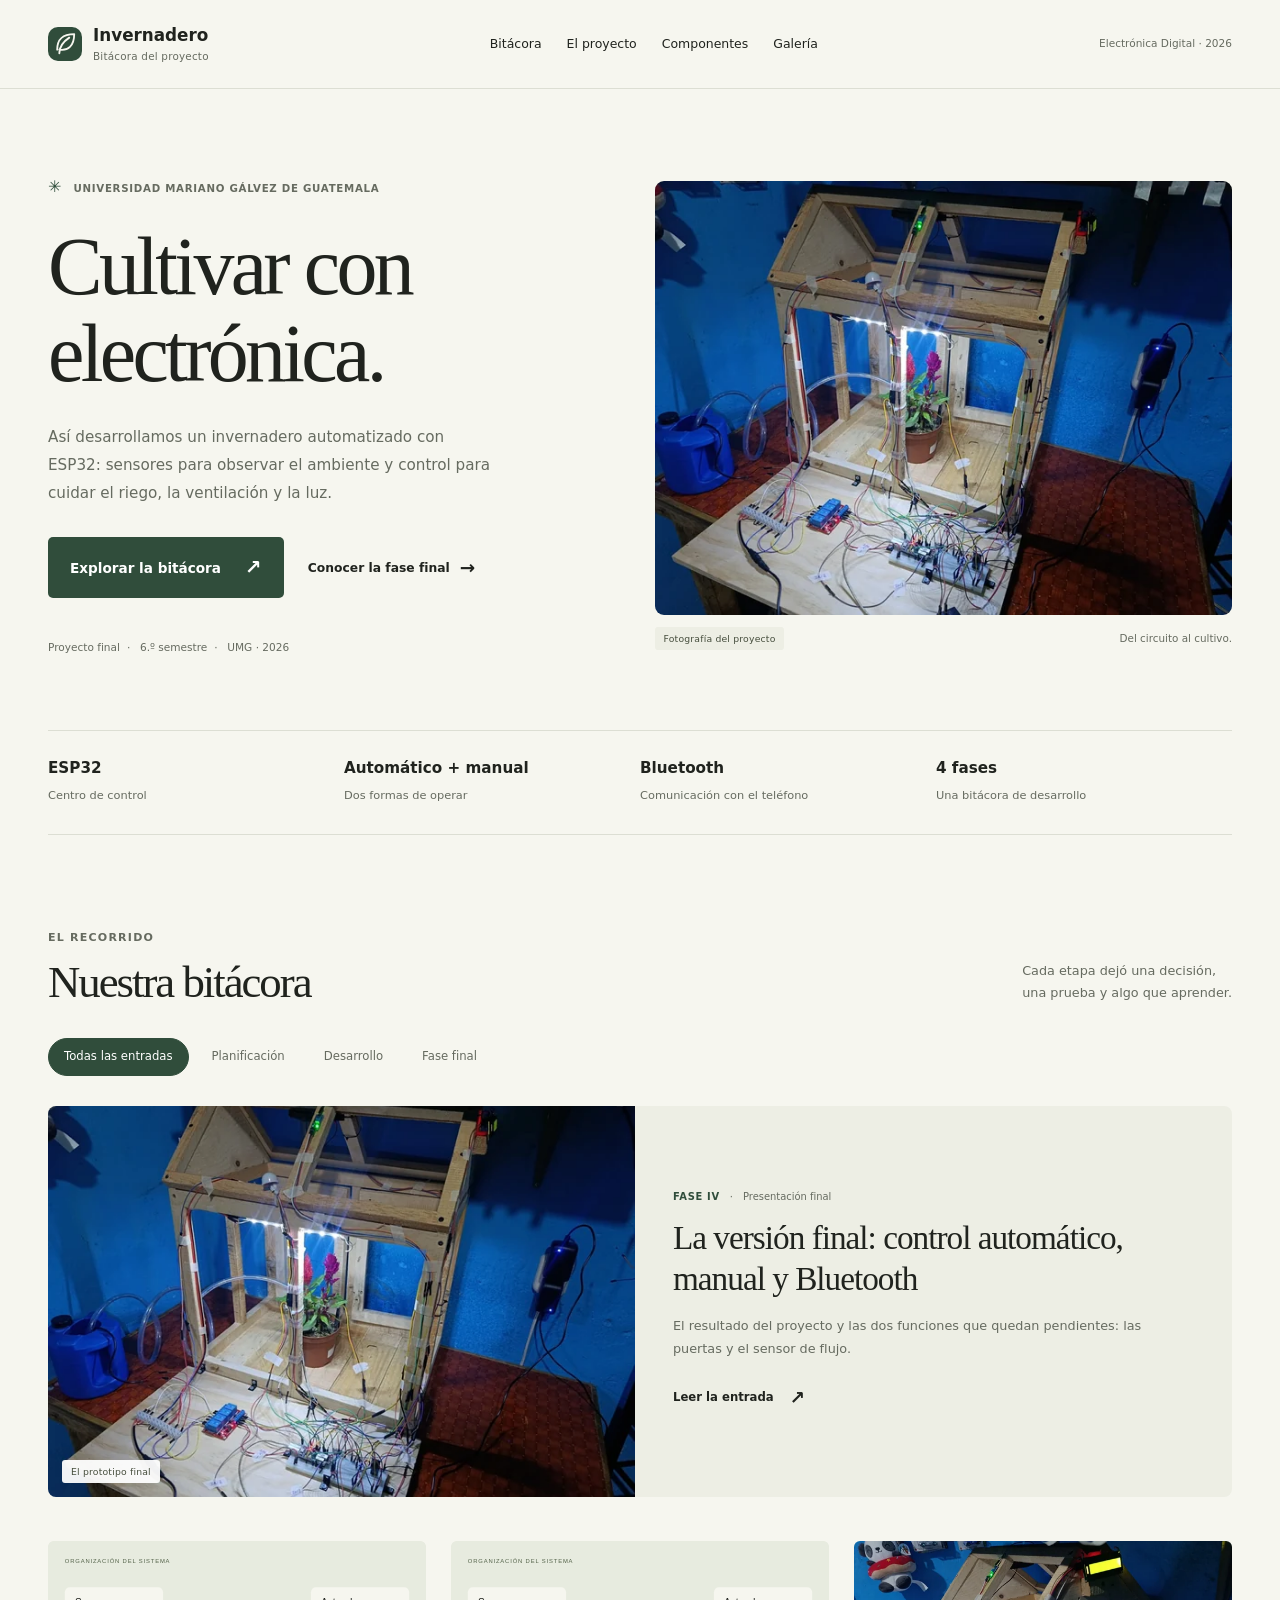
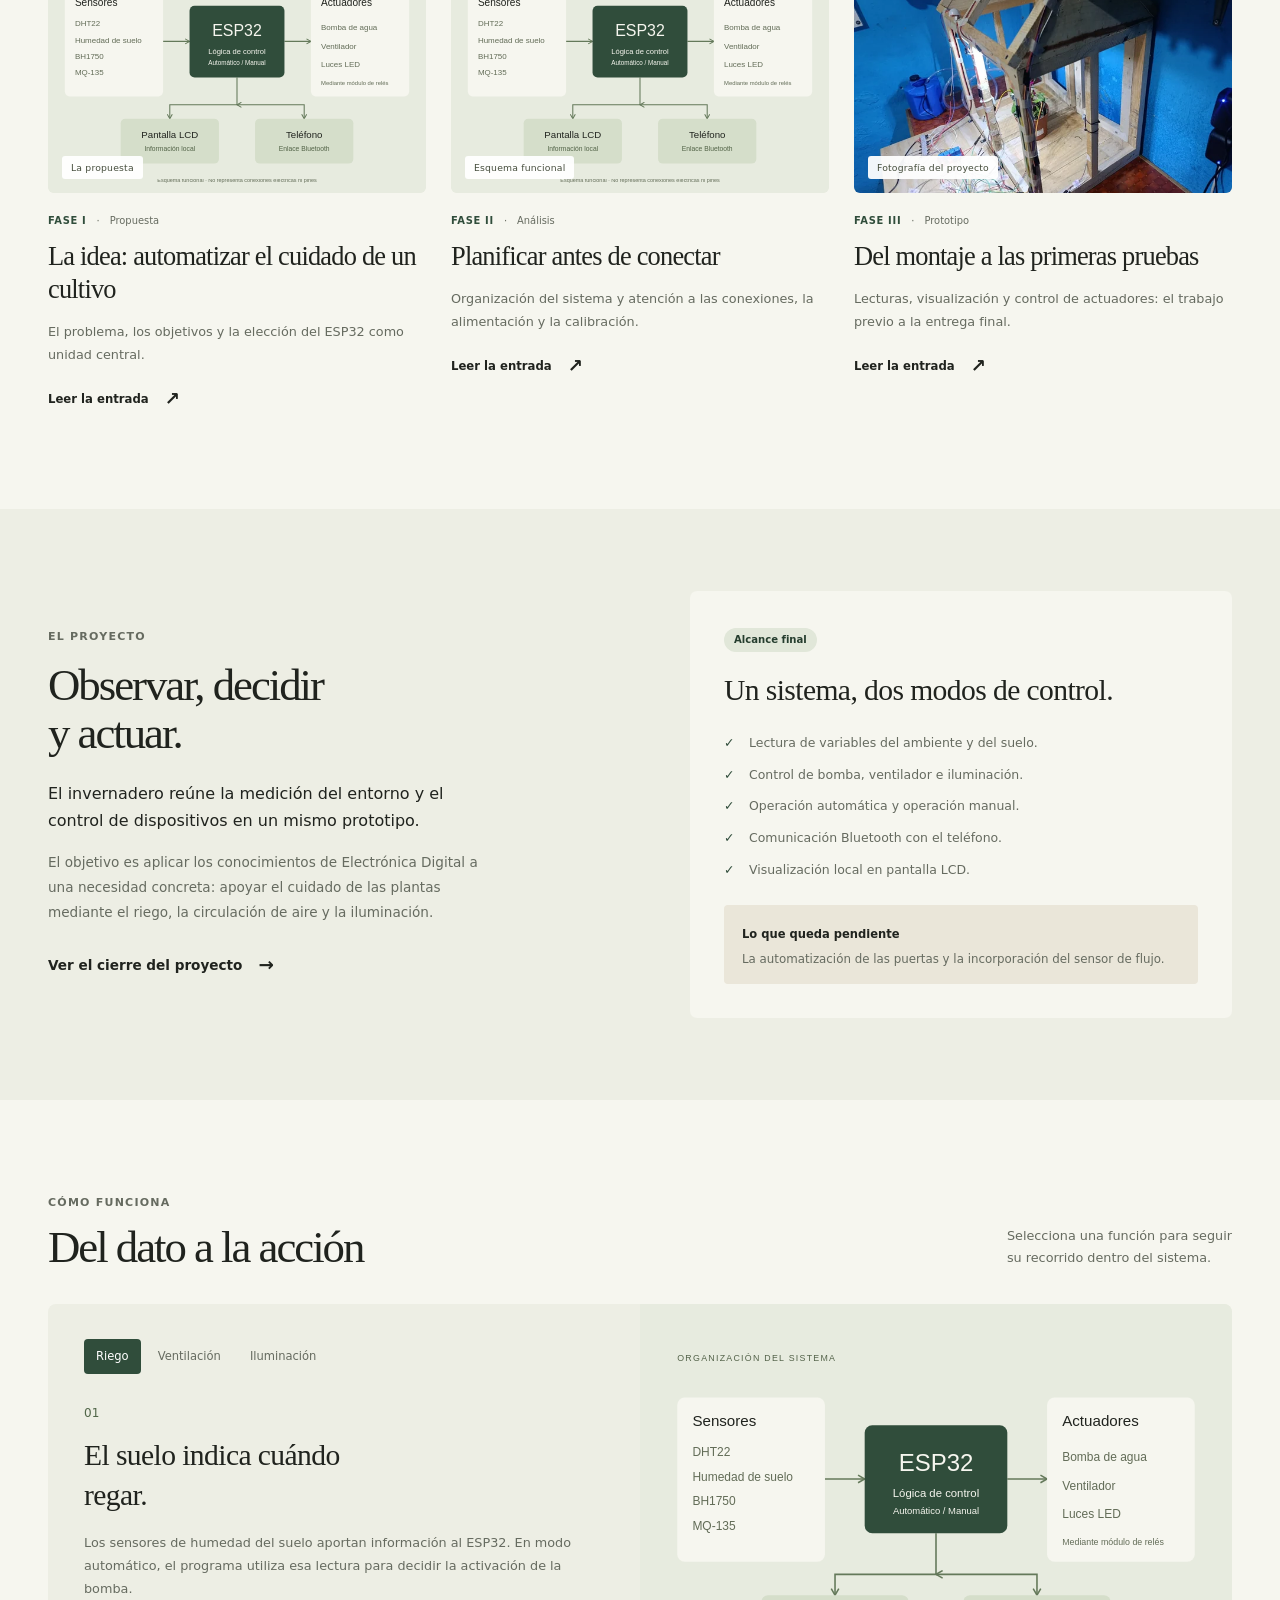
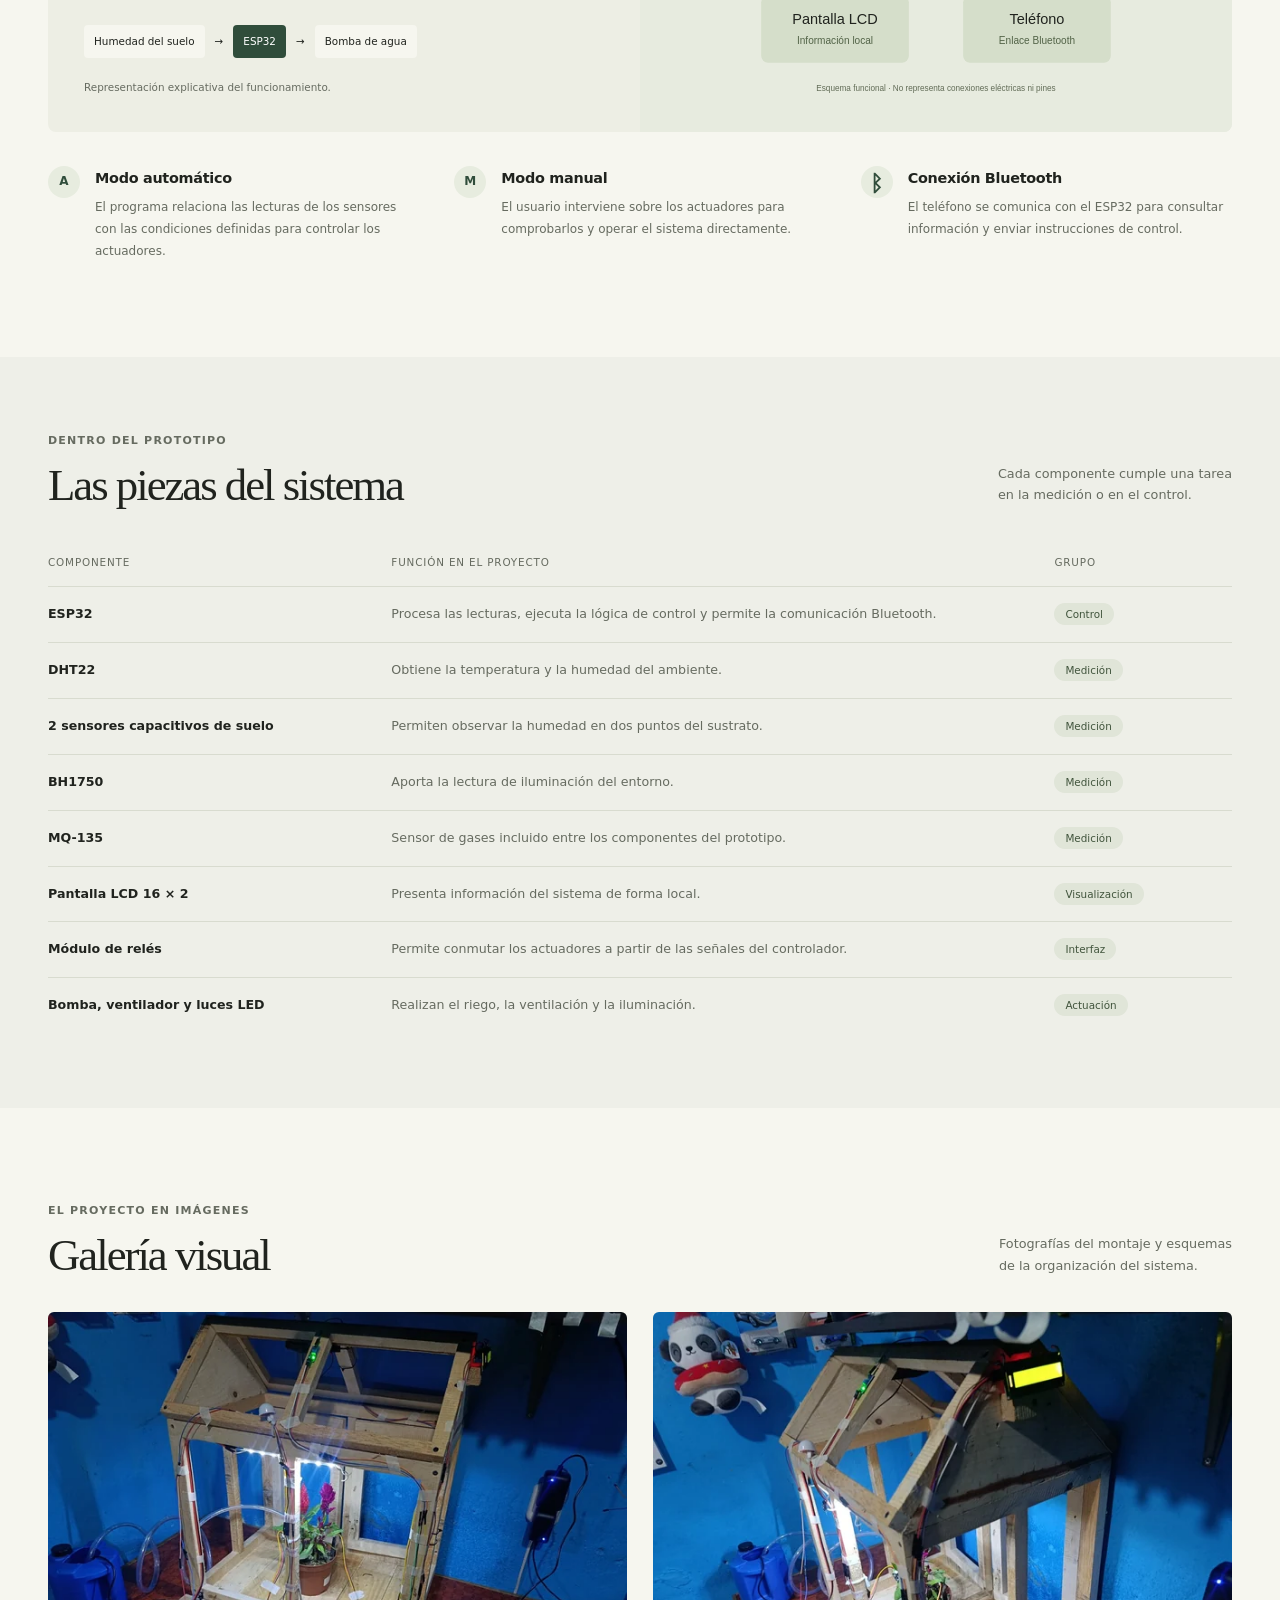
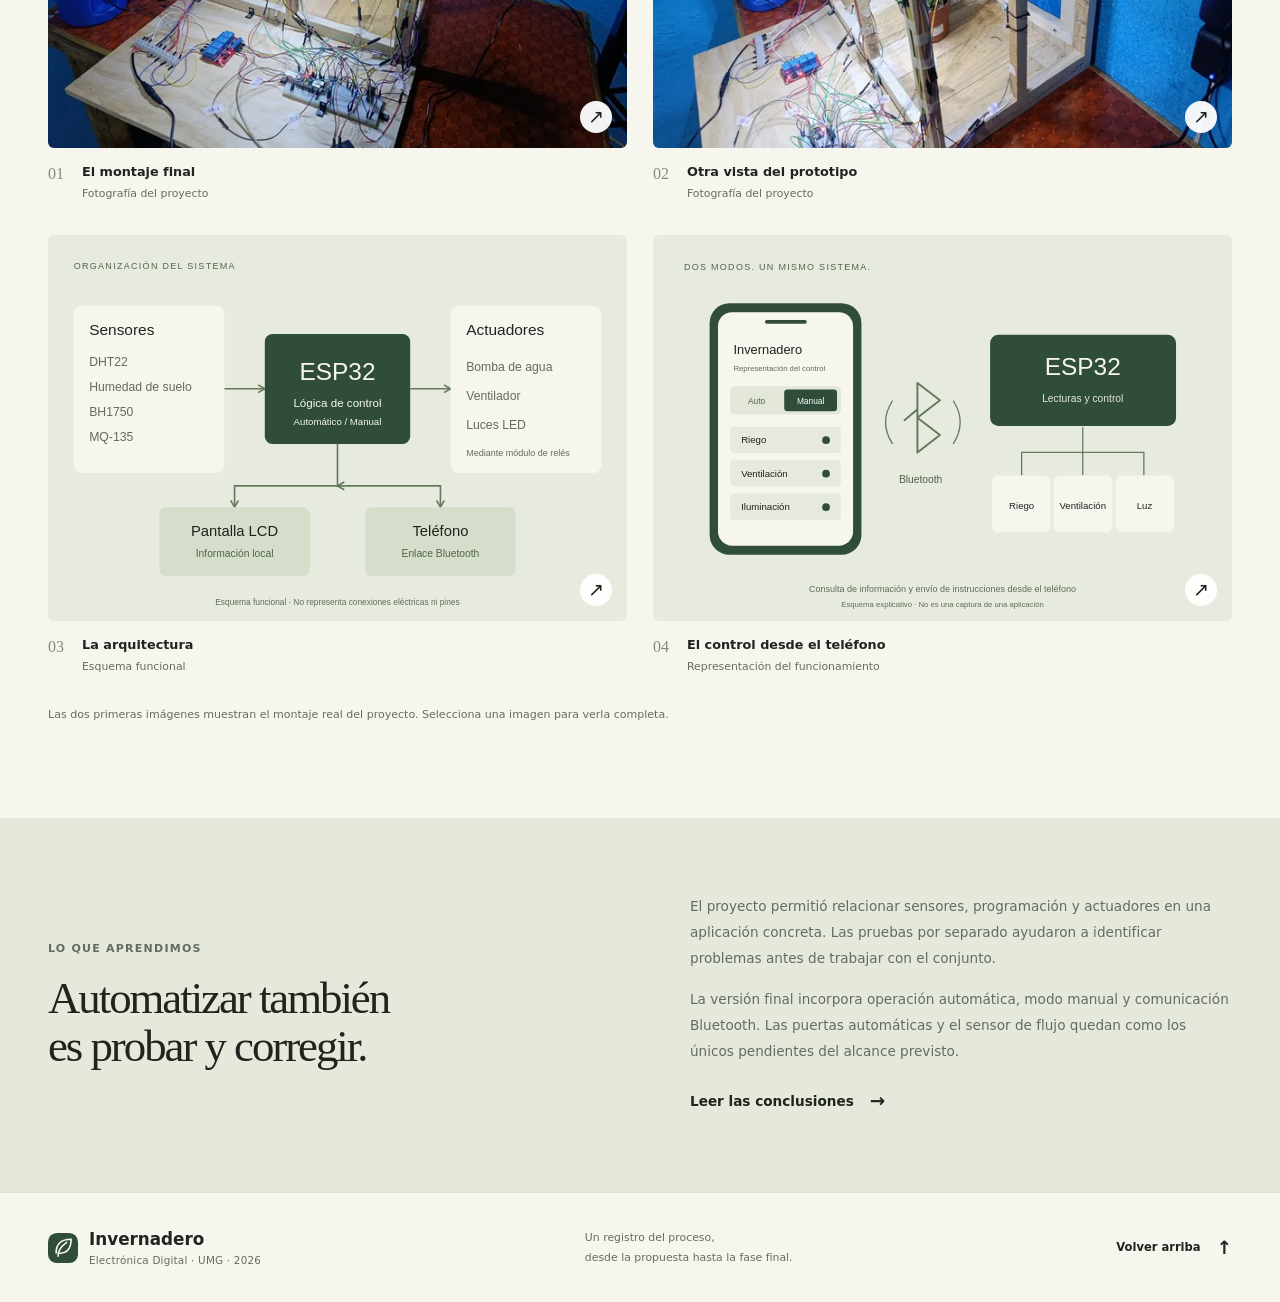
<file: index.html>
<!doctype html>
<html lang="es">
<head>
  <meta charset="utf-8">
  <meta name="viewport" content="width=device-width, initial-scale=1">
  <meta name="description" content="Bitácora del invernadero automatizado con ESP32: desarrollo, sensores, riego, ventilación, iluminación, modo manual y control por Bluetooth. Proyecto de Electrónica Digital, UMG.">
  <meta name="theme-color" content="#f6f6ef">
  <title>Invernadero automatizado | Bitácora del proyecto</title>
  <link rel="icon" type="image/svg+xml" href="assets/img/favicon.svg">
  <link rel="stylesheet" href="assets/styles.css">
  <script src="assets/app.js" defer></script>
</head>
<body>
  <a class="skip-link" href="#contenido">Saltar al contenido</a>
  <header class="site-header">
    <div class="container header-inner">
      <a class="brand" href="index.html" aria-label="Invernadero, inicio"><img src="assets/img/favicon.svg" width="34" height="34" alt=""><span>Invernadero<span class="brand-sub">Bitácora del proyecto</span></span></a>
      <button class="menu-toggle" type="button" aria-label="Abrir menú" aria-expanded="false" aria-controls="nav-principal"><span></span><span></span></button>
      <nav class="main-nav" id="nav-principal" aria-label="Principal">
        <a href="#bitacora">Bitácora</a><a href="#proyecto">El proyecto</a><a href="#componentes">Componentes</a><a href="#galeria">Galería</a>
      </nav>
      <span class="header-note">Electrónica Digital · 2026</span>
    </div>
  </header>
  <main id="contenido">
    <section class="hero container" aria-labelledby="hero-title">
      <div class="hero-copy">
        <p class="eyebrow"><span class="small-leaf" aria-hidden="true">✳</span> Universidad Mariano Gálvez de Guatemala</p>
        <h1 id="hero-title">Cultivar con<br>electrónica.</h1>
        <p class="hero-description">Así desarrollamos un invernadero automatizado con ESP32: sensores para observar el ambiente y control para cuidar el riego, la ventilación y la luz.</p>
        <div class="hero-actions"><a class="button" href="#bitacora">Explorar la bitácora <span aria-hidden="true">↗</span></a><a class="text-link" href="fase-iv.html">Conocer la fase final <span aria-hidden="true">→</span></a></div>
        <div class="hero-meta"><span>Proyecto final</span><span>6.º semestre</span><span>UMG · 2026</span></div>
      </div>
      <figure class="hero-visual">
        <img class="project-photo" srcset="assets/img/invernadero-frontal-640.webp 640w, assets/img/invernadero-frontal-960.webp 960w, assets/img/invernadero-frontal.webp 1600w" sizes="(max-width: 600px) calc(100vw - 36px), (max-width: 1100px) 48vw, 560px" decoding="async" src="assets/img/invernadero-frontal.webp" alt="Vista frontal del invernadero con la planta, la iluminación LED, el depósito y el circuito de control." width="1600" height="1204" fetchpriority="high">
        <figcaption><span class="image-label">Fotografía del proyecto</span><span>Del circuito al cultivo.</span></figcaption>
      </figure>
    </section>
    <div class="project-strip container" aria-label="Claves del proyecto">
      <div><strong>ESP32</strong><span>Centro de control</span></div>
      <div><strong>Automático + manual</strong><span>Dos formas de operar</span></div>
      <div><strong>Bluetooth</strong><span>Comunicación con el teléfono</span></div>
      <div><strong>4 fases</strong><span>Una bitácora de desarrollo</span></div>
    </div>

    <section class="section container" id="bitacora" aria-labelledby="bitacora-title">
      <div class="section-heading"><div><p class="eyebrow">El recorrido</p><h2 id="bitacora-title">Nuestra bitácora</h2></div><p>Cada etapa dejó una decisión,<br>una prueba y algo que aprender.</p></div>
      <div class="filters" role="group" aria-label="Filtrar entradas por etapa"><button type="button" class="filter active" data-filter="todas" aria-pressed="true">Todas las entradas</button><button type="button" class="filter" data-filter="planificacion" aria-pressed="false">Planificación</button><button type="button" class="filter" data-filter="desarrollo" aria-pressed="false">Desarrollo</button><button type="button" class="filter" data-filter="final" aria-pressed="false">Fase final</button></div>
      <p class="sr-only" id="filter-status" aria-live="polite"></p>
      <div class="post-grid">
        <article class="post-card featured" data-category="final">
          <a class="post-image" href="fase-iv.html" tabindex="-1" aria-hidden="true"><img class="project-photo" src="assets/img/invernadero-frontal.webp" srcset="assets/img/invernadero-frontal-640.webp 640w, assets/img/invernadero-frontal-960.webp 960w, assets/img/invernadero-frontal.webp 1600w" sizes="(max-width: 600px) calc(100vw - 36px), 560px" alt="" width="1600" height="1204" loading="lazy" decoding="async"><span class="image-label">El prototipo final</span></a>
          <div class="post-body"><div class="post-meta"><span>Fase IV</span><span>Presentación final</span></div><h3><a href="fase-iv.html">La versión final: control automático, manual y Bluetooth</a></h3><p>El resultado del proyecto y las dos funciones que quedan pendientes: las puertas y el sensor de flujo.</p><a class="read-link" href="fase-iv.html">Leer la entrada <span aria-hidden="true">↗</span></a></div>
        </article>
        <article class="post-card" data-category="planificacion">
          <a class="post-image" href="fase-i.html" tabindex="-1" aria-hidden="true"><img src="assets/img/arquitectura.svg" alt="" width="900" height="600" loading="lazy"><span class="image-label">La propuesta</span></a>
          <div class="post-body"><div class="post-meta"><span>Fase I</span><span>Propuesta</span></div><h3><a href="fase-i.html">La idea: automatizar el cuidado de un cultivo</a></h3><p>El problema, los objetivos y la elección del ESP32 como unidad central.</p><a class="read-link" href="fase-i.html">Leer la entrada <span aria-hidden="true">↗</span></a></div>
        </article>
        <article class="post-card" data-category="planificacion">
          <a class="post-image" href="fase-ii.html" tabindex="-1" aria-hidden="true"><img src="assets/img/arquitectura.svg" alt="" width="900" height="600" loading="lazy"><span class="image-label">Esquema funcional</span></a>
          <div class="post-body"><div class="post-meta"><span>Fase II</span><span>Análisis</span></div><h3><a href="fase-ii.html">Planificar antes de conectar</a></h3><p>Organización del sistema y atención a las conexiones, la alimentación y la calibración.</p><a class="read-link" href="fase-ii.html">Leer la entrada <span aria-hidden="true">↗</span></a></div>
        </article>
        <article class="post-card" data-category="desarrollo">
          <a class="post-image" href="fase-iii.html" tabindex="-1" aria-hidden="true"><img class="project-photo" srcset="assets/img/invernadero-lateral-640.webp 640w, assets/img/invernadero-lateral-960.webp 960w, assets/img/invernadero-lateral.webp 1600w" sizes="(max-width: 600px) calc(100vw - 36px), (max-width: 1100px) 48vw, 560px" decoding="async" src="assets/img/invernadero-lateral.webp" alt="" width="1600" height="1204" loading="lazy"><span class="image-label">Fotografía del proyecto</span></a>
          <div class="post-body"><div class="post-meta"><span>Fase III</span><span>Prototipo</span></div><h3><a href="fase-iii.html">Del montaje a las primeras pruebas</a></h3><p>Lecturas, visualización y control de actuadores: el trabajo previo a la entrega final.</p><a class="read-link" href="fase-iii.html">Leer la entrada <span aria-hidden="true">↗</span></a></div>
        </article>
      </div>
    </section>

    <section class="project-section" id="proyecto" aria-labelledby="proyecto-title">
      <div class="container project-layout">
        <div><p class="eyebrow">El proyecto</p><h2 id="proyecto-title">Observar, decidir<br>y actuar.</h2><p class="section-intro">El invernadero reúne la medición del entorno y el control de dispositivos en un mismo prototipo.</p><p>El objetivo es aplicar los conocimientos de Electrónica Digital a una necesidad concreta: apoyar el cuidado de las plantas mediante el riego, la circulación de aire y la iluminación.</p><a class="text-link" href="fase-iv.html">Ver el cierre del proyecto <span aria-hidden="true">→</span></a></div>
        <div class="project-summary"><span class="pill">Alcance final</span><h3>Un sistema, dos modos de control.</h3><ul class="check-list"><li>Lectura de variables del ambiente y del suelo.</li><li>Control de bomba, ventilador e iluminación.</li><li>Operación automática y operación manual.</li><li>Comunicación Bluetooth con el teléfono.</li><li>Visualización local en pantalla LCD.</li></ul><div class="pending-note"><strong>Lo que queda pendiente</strong><p>La automatización de las puertas y la incorporación del sensor de flujo.</p></div></div>
      </div>
    </section>

    <section class="section container" id="funcionamiento" aria-labelledby="funcionamiento-title">
      <div class="section-heading"><div><p class="eyebrow">Cómo funciona</p><h2 id="funcionamiento-title">Del dato a la acción</h2></div><p>Selecciona una función para seguir<br>su recorrido dentro del sistema.</p></div>
      <div class="system-demo" data-system="riego">
        <div class="system-content"><div class="system-tabs" role="group" aria-label="Funciones del sistema"><button type="button" class="system-tab active" data-system="riego" aria-pressed="true">Riego</button><button type="button" class="system-tab" data-system="aire" aria-pressed="false">Ventilación</button><button type="button" class="system-tab" data-system="luz" aria-pressed="false">Iluminación</button></div><div id="system-description" aria-live="polite"><span class="step-number" aria-hidden="true">01</span><h3 id="system-title">El suelo indica cuándo regar.</h3><p id="system-copy">Los sensores de humedad del suelo aportan información al ESP32. En modo automático, el programa utiliza esa lectura para decidir la activación de la bomba.</p></div><div class="signal-path" aria-label="Secuencia de riego"><span id="signal-input">Humedad del suelo</span><span aria-hidden="true">→</span><strong>ESP32</strong><span aria-hidden="true">→</span><span id="signal-output">Bomba de agua</span></div><p class="demo-note">Representación explicativa del funcionamiento.</p></div>
        <div class="system-visual"><img src="assets/img/arquitectura.svg" width="900" height="600" alt="Esquema: sensores conectados al ESP32; el controlador se comunica con los actuadores, la pantalla LCD y el teléfono por Bluetooth." loading="lazy"></div>
      </div>
      <div class="mode-grid"><article><span class="mode-icon" aria-hidden="true">A</span><div><h3>Modo automático</h3><p>El programa relaciona las lecturas de los sensores con las condiciones definidas para controlar los actuadores.</p></div></article><article><span class="mode-icon" aria-hidden="true">M</span><div><h3>Modo manual</h3><p>El usuario interviene sobre los actuadores para comprobarlos y operar el sistema directamente.</p></div></article><article><span class="mode-icon bluetooth-icon" aria-hidden="true">ᛒ</span><div><h3>Conexión Bluetooth</h3><p>El teléfono se comunica con el ESP32 para consultar información y enviar instrucciones de control.</p></div></article></div>
    </section>

    <section class="components-section" id="componentes" aria-labelledby="componentes-title"><div class="container">
      <div class="section-heading"><div><p class="eyebrow">Dentro del prototipo</p><h2 id="componentes-title">Las piezas del sistema</h2></div><p>Cada componente cumple una tarea<br>en la medición o en el control.</p></div>
      <div class="component-table-wrap"><table class="component-table"><caption class="sr-only">Componentes principales del invernadero automatizado</caption><thead><tr><th scope="col">Componente</th><th scope="col">Función en el proyecto</th><th scope="col">Grupo</th></tr></thead><tbody>
      <tr><th scope="row">ESP32</th><td>Procesa las lecturas, ejecuta la lógica de control y permite la comunicación Bluetooth.</td><td><span class="category-tag">Control</span></td></tr>
      <tr><th scope="row">DHT22</th><td>Obtiene la temperatura y la humedad del ambiente.</td><td><span class="category-tag">Medición</span></td></tr>
      <tr><th scope="row">2 sensores capacitivos de suelo</th><td>Permiten observar la humedad en dos puntos del sustrato.</td><td><span class="category-tag">Medición</span></td></tr>
      <tr><th scope="row">BH1750</th><td>Aporta la lectura de iluminación del entorno.</td><td><span class="category-tag">Medición</span></td></tr>
      <tr><th scope="row">MQ-135</th><td>Sensor de gases incluido entre los componentes del prototipo.</td><td><span class="category-tag">Medición</span></td></tr>
      <tr><th scope="row">Pantalla LCD 16 × 2</th><td>Presenta información del sistema de forma local.</td><td><span class="category-tag">Visualización</span></td></tr>
      <tr><th scope="row">Módulo de relés</th><td>Permite conmutar los actuadores a partir de las señales del controlador.</td><td><span class="category-tag">Interfaz</span></td></tr>
      <tr><th scope="row">Bomba, ventilador y luces LED</th><td>Realizan el riego, la ventilación y la iluminación.</td><td><span class="category-tag">Actuación</span></td></tr>
      </tbody></table></div>
    </div></section>

    <section class="section container" id="galeria" aria-labelledby="galeria-title">
      <div class="section-heading"><div><p class="eyebrow">El proyecto en imágenes</p><h2 id="galeria-title">Galería visual</h2></div><p>Fotografías del montaje y esquemas<br>de la organización del sistema.</p></div>
      <div class="gallery-grid">
        <figure><a class="gallery-link" href="assets/img/invernadero-frontal.webp" data-gallery data-caption="Vista frontal del prototipo final: planta, iluminación, depósito y circuito de control."><img class="project-photo" srcset="assets/img/invernadero-frontal-640.webp 640w, assets/img/invernadero-frontal-960.webp 960w, assets/img/invernadero-frontal.webp 1600w" sizes="(max-width: 600px) calc(100vw - 36px), (max-width: 1100px) 48vw, 560px" decoding="async" src="assets/img/invernadero-frontal.webp" width="1600" height="1204" alt="Vista frontal del invernadero con la planta, la iluminación LED, el depósito y el circuito de control." loading="lazy"><span class="zoom-label" aria-hidden="true">↗</span></a><figcaption><span class="gallery-number">01</span><div><strong>El montaje final</strong><span>Fotografía del proyecto</span></div></figcaption></figure>
        <figure><a class="gallery-link" href="assets/img/invernadero-lateral.webp" data-gallery data-caption="Vista lateral del prototipo final: estructura, pantalla LCD y distribución del cableado."><img class="project-photo" srcset="assets/img/invernadero-lateral-640.webp 640w, assets/img/invernadero-lateral-960.webp 960w, assets/img/invernadero-lateral.webp 1600w" sizes="(max-width: 600px) calc(100vw - 36px), (max-width: 1100px) 48vw, 560px" decoding="async" src="assets/img/invernadero-lateral.webp" width="1600" height="1204" alt="Vista lateral de la estructura de madera, la pantalla LCD y el cableado del invernadero." loading="lazy"><span class="zoom-label" aria-hidden="true">↗</span></a><figcaption><span class="gallery-number">02</span><div><strong>Otra vista del prototipo</strong><span>Fotografía del proyecto</span></div></figcaption></figure>
        <figure><a class="gallery-link" href="assets/img/arquitectura.svg" data-gallery data-caption="Organización del sistema · Esquema funcional, no diagrama de cableado."><img src="assets/img/arquitectura.svg" width="900" height="600" alt="Sensores, ESP32, actuadores, LCD y enlace Bluetooth organizados en un esquema funcional." loading="lazy"><span class="zoom-label" aria-hidden="true">↗</span></a><figcaption><span class="gallery-number">03</span><div><strong>La arquitectura</strong><span>Esquema funcional</span></div></figcaption></figure>
        <figure><a class="gallery-link" href="assets/img/control-bluetooth.svg" data-gallery data-caption="Control manual y Bluetooth · Representación de las funciones; no es una captura de una aplicación."><img src="assets/img/control-bluetooth.svg" width="900" height="600" alt="Esquema de un teléfono conectado por Bluetooth al ESP32 para consultar información y controlar riego, ventilación y luz." loading="lazy"><span class="zoom-label" aria-hidden="true">↗</span></a><figcaption><span class="gallery-number">04</span><div><strong>El control desde el teléfono</strong><span>Representación del funcionamiento</span></div></figcaption></figure>
      </div>
      <p class="gallery-note">Las dos primeras imágenes muestran el montaje real del proyecto. Selecciona una imagen para verla completa.</p>
    </section>

    <section class="closing-section"><div class="container closing-layout"><div><p class="eyebrow">Lo que aprendimos</p><h2>Automatizar también<br>es probar y corregir.</h2></div><div><p>El proyecto permitió relacionar sensores, programación y actuadores en una aplicación concreta. Las pruebas por separado ayudaron a identificar problemas antes de trabajar con el conjunto.</p><p>La versión final incorpora operación automática, modo manual y comunicación Bluetooth. Las puertas automáticas y el sensor de flujo quedan como los únicos pendientes del alcance previsto.</p><a class="text-link" href="fase-iv.html#conclusiones">Leer las conclusiones <span aria-hidden="true">→</span></a></div></div></section>

  </main>
  <footer class="site-footer"><div class="container footer-inner"><a class="brand" href="index.html"><img src="assets/img/favicon.svg" width="30" height="30" alt=""><span>Invernadero<span class="brand-sub">Electrónica Digital · UMG · 2026</span></span></a><p>Un registro del proceso,<br>desde la propuesta hasta la fase final.</p><a class="text-link" href="#contenido">Volver arriba <span aria-hidden="true">↑</span></a></div></footer>
  <dialog class="lightbox" aria-labelledby="lightbox-caption"><div class="lightbox-toolbar"><span id="lightbox-count"></span><button type="button" class="lightbox-close" aria-label="Cerrar imagen">Cerrar <span aria-hidden="true">×</span></button></div><img id="lightbox-image" alt=""><div class="lightbox-bottom"><button type="button" class="lightbox-prev" aria-label="Imagen anterior">←</button><p id="lightbox-caption"></p><button type="button" class="lightbox-next" aria-label="Imagen siguiente">→</button></div></dialog>
</body>
</html>
</file>
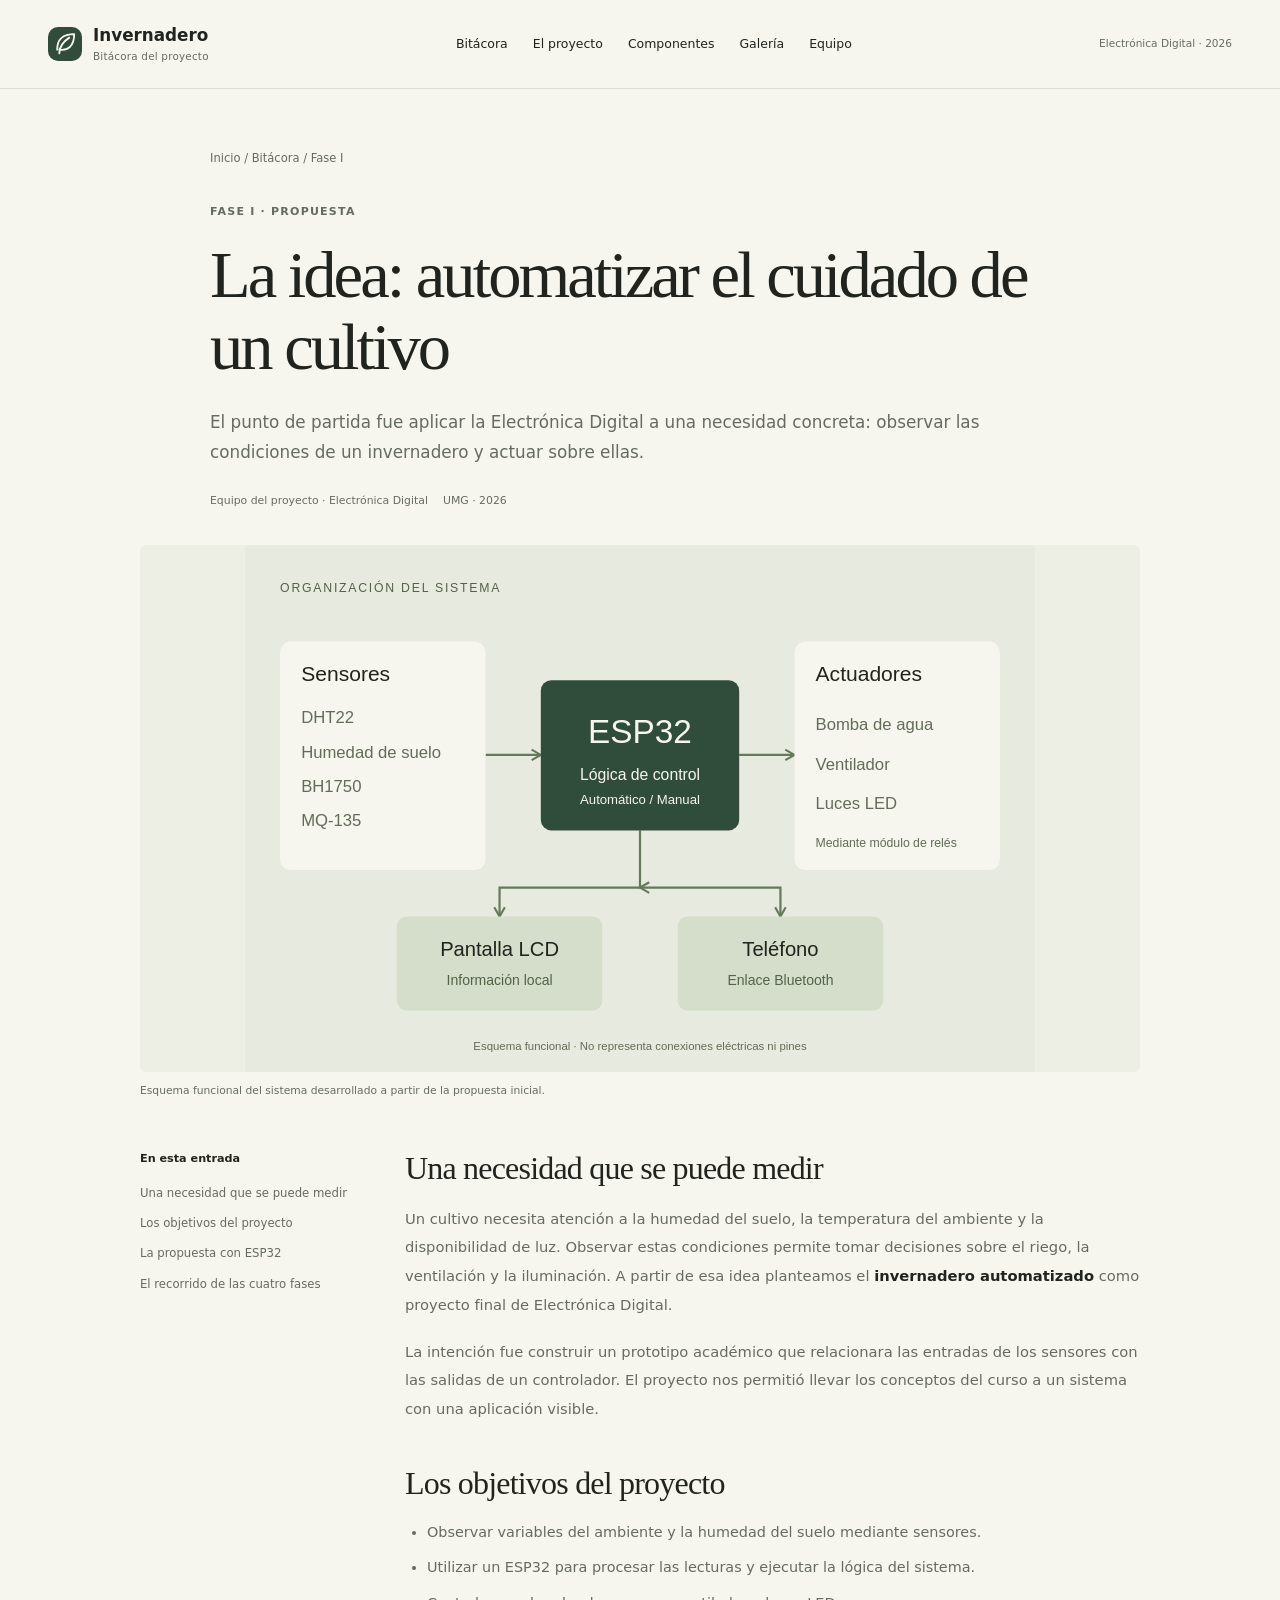
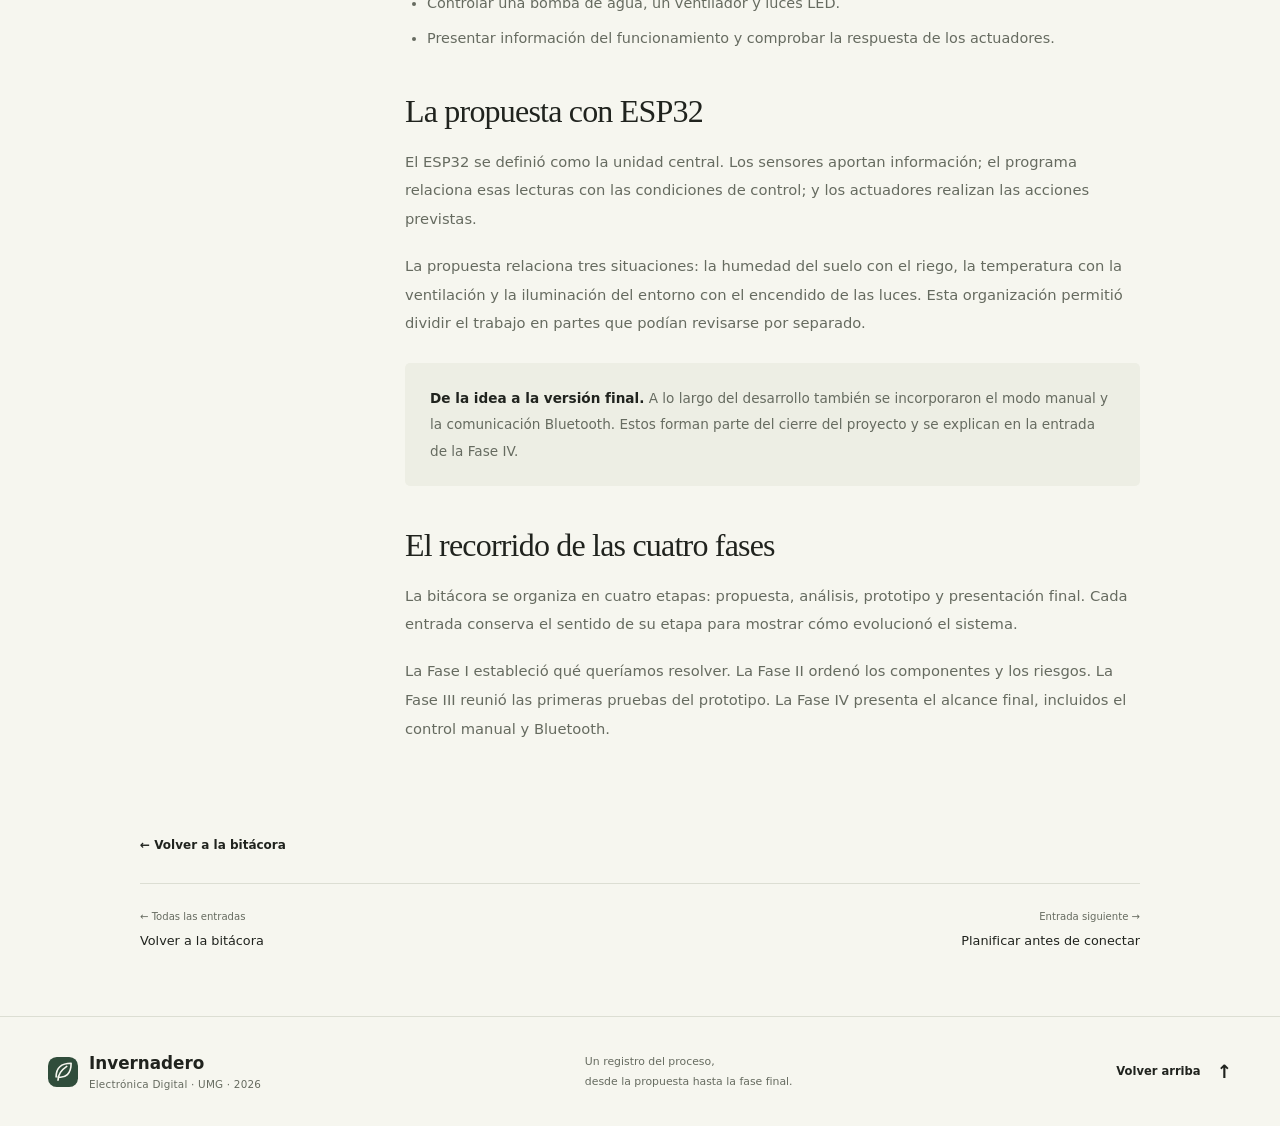
<file: fase-i.html>
<!doctype html>
<html lang="es"><head><meta charset="utf-8"><meta name="viewport" content="width=device-width, initial-scale=1"><meta name="description" content="El punto de partida fue aplicar la Electrónica Digital a una necesidad concreta: observar las condiciones de un invernadero y actuar sobre ellas."><meta name="theme-color" content="#f6f6ef"><title>Fase I: La idea: automatizar el cuidado de un cultivo | Invernadero</title><link rel="icon" type="image/svg+xml" href="assets/img/favicon.svg"><link rel="stylesheet" href="assets/styles.css"><script src="assets/app.js" defer></script></head><body><a class="skip-link" href="#contenido">Saltar al contenido</a><header class="site-header"><div class="container header-inner"><a class="brand" href="index.html" aria-label="Invernadero, inicio"><img src="assets/img/favicon.svg" width="34" height="34" alt=""><span>Invernadero<span class="brand-sub">Bitácora del proyecto</span></span></a><button class="menu-toggle" type="button" aria-label="Abrir menú" aria-expanded="false" aria-controls="nav-principal"><span></span><span></span></button><nav class="main-nav" id="nav-principal" aria-label="Principal"><a href="index.html#bitacora">Bitácora</a><a href="index.html#proyecto">El proyecto</a><a href="index.html#componentes">Componentes</a><a href="index.html#galeria">Galería</a>Equipo</a></nav><span class="header-note">Electrónica Digital · 2026</span></div></header>
<main id="contenido" class="container"><article><header class="article-header"><nav class="breadcrumb" aria-label="Ruta de navegación"><a href="index.html">Inicio</a> / <a href="index.html#bitacora">Bitácora</a> / Fase I</nav><p class="eyebrow">Fase I · Propuesta</p><h1>La idea: automatizar el cuidado de un cultivo</h1><p class="article-lead">El punto de partida fue aplicar la Electrónica Digital a una necesidad concreta: observar las condiciones de un invernadero y actuar sobre ellas.</p><div class="article-byline"><span>Equipo del proyecto · Electrónica Digital</span><span>UMG · 2026</span></div></header><figure class="article-cover"><img src="assets/img/arquitectura.svg" alt="Esquema funcional del invernadero con sensores, ESP32, actuadores, pantalla LCD y comunicación Bluetooth." width="900" height="600"><figcaption>Esquema funcional del sistema desarrollado a partir de la propuesta inicial.</figcaption></figure><div class="article-layout"><aside class="article-toc" aria-label="En esta entrada"><strong>En esta entrada</strong><ol><li><a href="#necesidad">Una necesidad que se puede medir</a></li><li><a href="#objetivos">Los objetivos del proyecto</a></li><li><a href="#propuesta">La propuesta con ESP32</a></li><li><a href="#recorrido">El recorrido de las cuatro fases</a></li></ol></aside><div class="article-content"><h2 id="necesidad">Una necesidad que se puede medir</h2>
<p>Un cultivo necesita atención a la humedad del suelo, la temperatura del ambiente y la disponibilidad de luz. Observar estas condiciones permite tomar decisiones sobre el riego, la ventilación y la iluminación. A partir de esa idea planteamos el <strong>invernadero automatizado</strong> como proyecto final de Electrónica Digital.</p>
<p>La intención fue construir un prototipo académico que relacionara las entradas de los sensores con las salidas de un controlador. El proyecto nos permitió llevar los conceptos del curso a un sistema con una aplicación visible.</p>
<h2 id="objetivos">Los objetivos del proyecto</h2>
<ul><li>Observar variables del ambiente y la humedad del suelo mediante sensores.</li><li>Utilizar un ESP32 para procesar las lecturas y ejecutar la lógica del sistema.</li><li>Controlar una bomba de agua, un ventilador y luces LED.</li><li>Presentar información del funcionamiento y comprobar la respuesta de los actuadores.</li></ul>
<h2 id="propuesta">La propuesta con ESP32</h2>
<p>El ESP32 se definió como la unidad central. Los sensores aportan información; el programa relaciona esas lecturas con las condiciones de control; y los actuadores realizan las acciones previstas.</p>
<p>La propuesta relaciona tres situaciones: la humedad del suelo con el riego, la temperatura con la ventilación y la iluminación del entorno con el encendido de las luces. Esta organización permitió dividir el trabajo en partes que podían revisarse por separado.</p>
<div class="article-callout"><p><strong>De la idea a la versión final.</strong> A lo largo del desarrollo también se incorporaron el modo manual y la comunicación Bluetooth. Estos forman parte del cierre del proyecto y se explican en la entrada de la Fase IV.</p></div>
<h2 id="recorrido">El recorrido de las cuatro fases</h2>
<p>La bitácora se organiza en cuatro etapas: propuesta, análisis, prototipo y presentación final. Cada entrada conserva el sentido de su etapa para mostrar cómo evolucionó el sistema.</p>
<p>La Fase I estableció qué queríamos resolver. La Fase II ordenó los componentes y los riesgos. La Fase III reunió las primeras pruebas del prototipo. La Fase IV presenta el alcance final, incluidos el control manual y Bluetooth.</p></div></div></article><div class="article-home"><a class="text-link" href="index.html#bitacora">← Volver a la bitácora</a></div><nav class="article-navigation" aria-label="Entradas del blog"><a href="index.html#bitacora"><span>← Todas las entradas</span>Volver a la bitácora</a><a href="fase-ii.html"><span>Entrada siguiente →</span>Planificar antes de conectar</a></nav></main><footer class="site-footer"><div class="container footer-inner"><a class="brand" href="index.html"><img src="assets/img/favicon.svg" width="30" height="30" alt=""><span>Invernadero<span class="brand-sub">Electrónica Digital · UMG · 2026</span></span></a><p>Un registro del proceso,<br>desde la propuesta hasta la fase final.</p><a class="text-link" href="#contenido">Volver arriba <span aria-hidden="true">↑</span></a></div></footer></body></html>
</file>
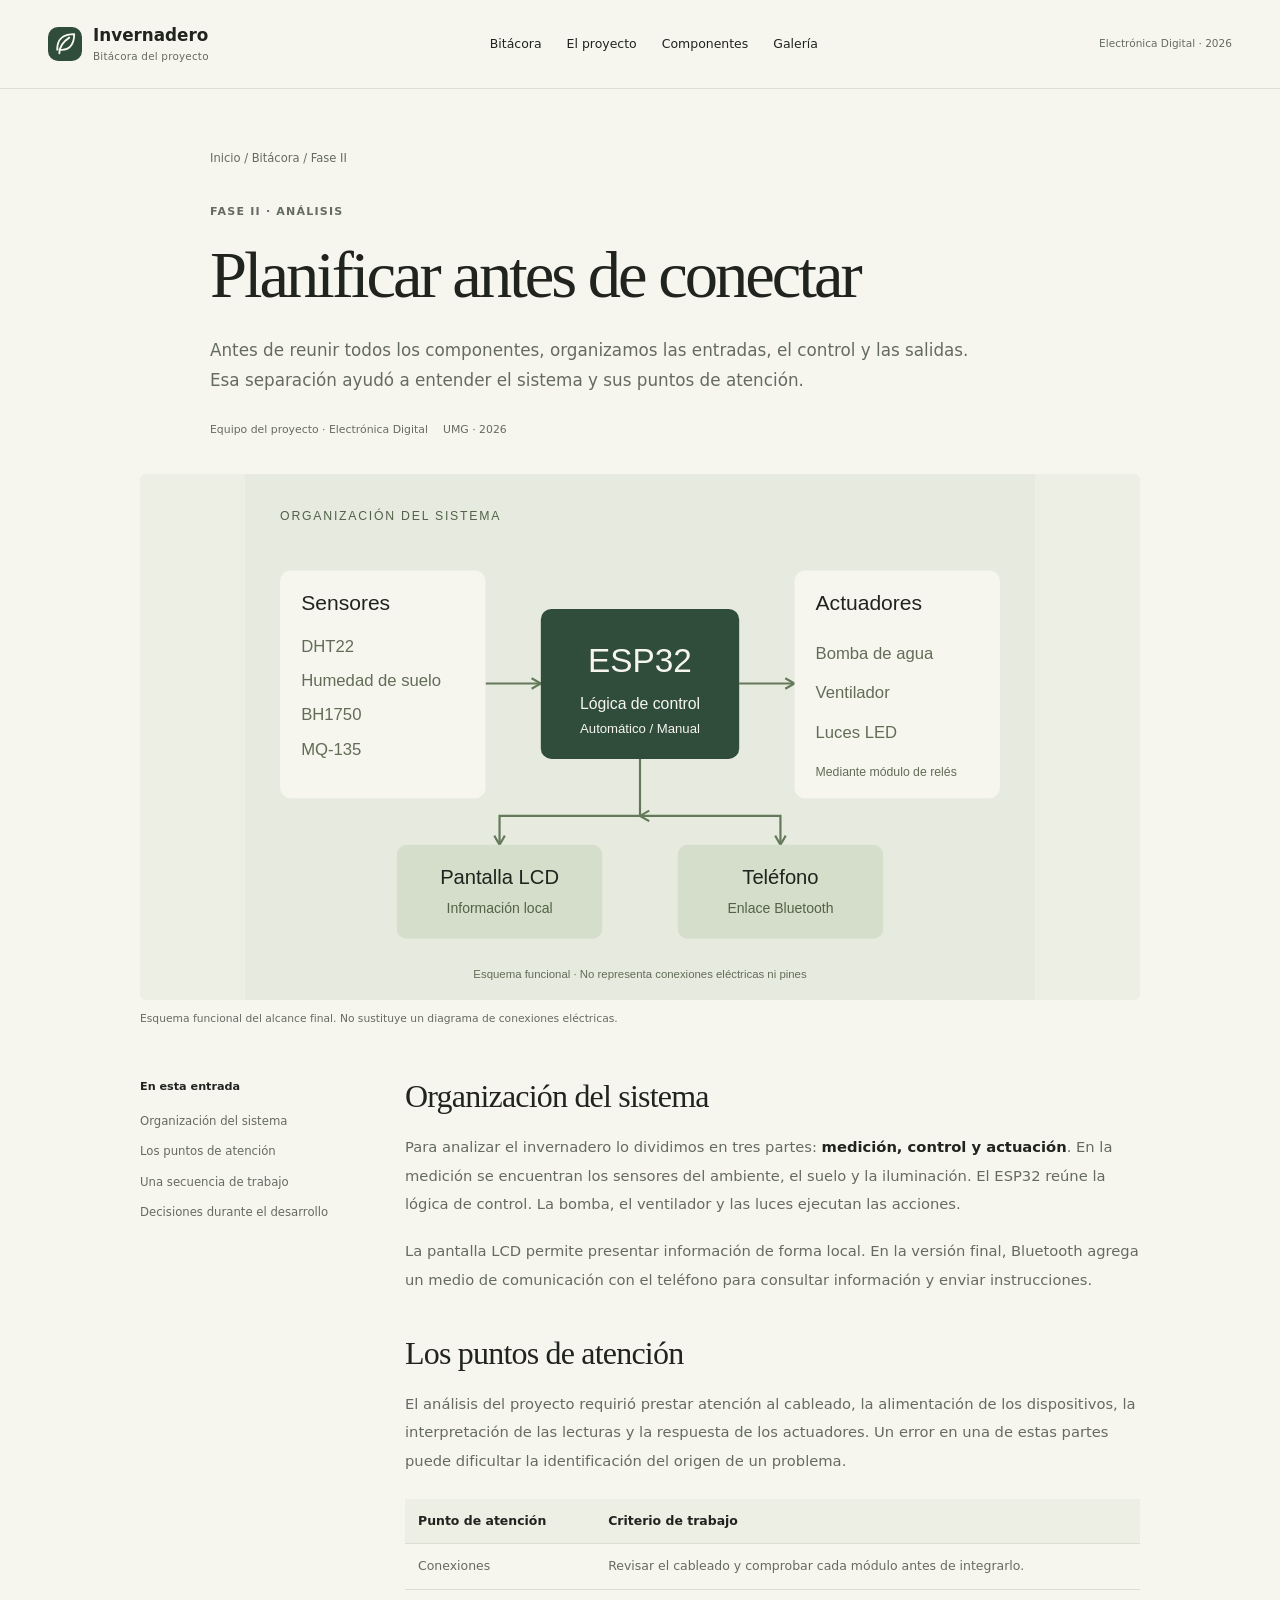
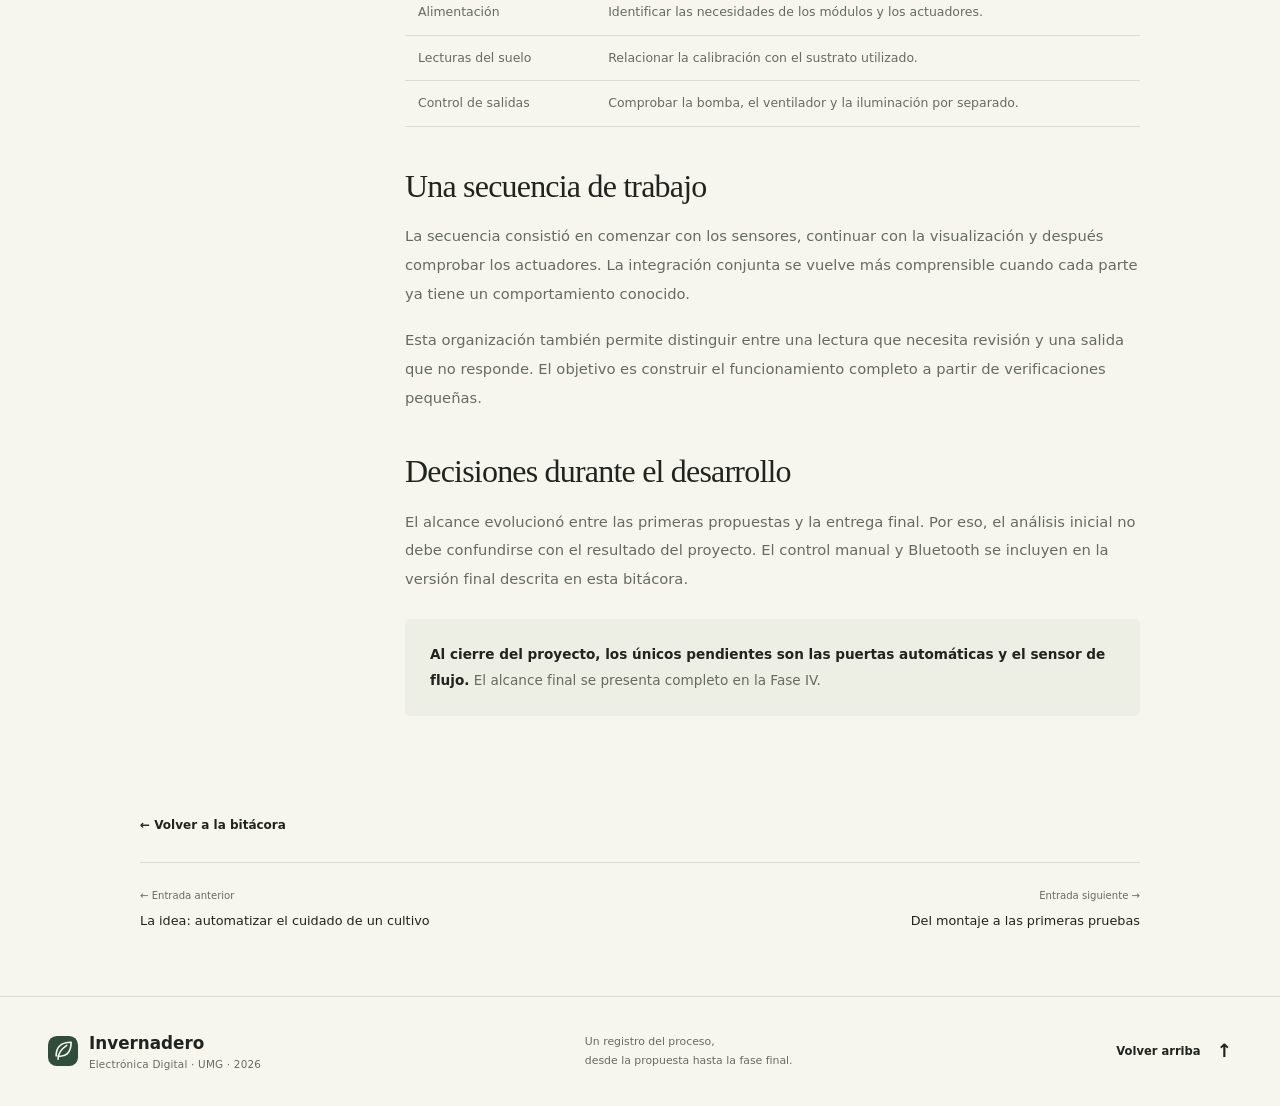
<file: fase-ii.html>
<!doctype html>
<html lang="es"><head><meta charset="utf-8"><meta name="viewport" content="width=device-width, initial-scale=1"><meta name="description" content="Antes de reunir todos los componentes, organizamos las entradas, el control y las salidas. Esa separación ayudó a entender el sistema y sus puntos de atención."><meta name="theme-color" content="#f6f6ef"><title>Fase II: Planificar antes de conectar | Invernadero</title><link rel="icon" type="image/svg+xml" href="assets/img/favicon.svg"><link rel="stylesheet" href="assets/styles.css"><script src="assets/app.js" defer></script></head><body><a class="skip-link" href="#contenido">Saltar al contenido</a><header class="site-header"><div class="container header-inner"><a class="brand" href="index.html" aria-label="Invernadero, inicio"><img src="assets/img/favicon.svg" width="34" height="34" alt=""><span>Invernadero<span class="brand-sub">Bitácora del proyecto</span></span></a><button class="menu-toggle" type="button" aria-label="Abrir menú" aria-expanded="false" aria-controls="nav-principal"><span></span><span></span></button><nav class="main-nav" id="nav-principal" aria-label="Principal"><a href="index.html#bitacora">Bitácora</a><a href="index.html#proyecto">El proyecto</a><a href="index.html#componentes">Componentes</a><a href="index.html#galeria">Galería</a></nav><span class="header-note">Electrónica Digital · 2026</span></div></header>
<main id="contenido" class="container"><article><header class="article-header"><nav class="breadcrumb" aria-label="Ruta de navegación"><a href="index.html">Inicio</a> / <a href="index.html#bitacora">Bitácora</a> / Fase II</nav><p class="eyebrow">Fase II · Análisis</p><h1>Planificar antes de conectar</h1><p class="article-lead">Antes de reunir todos los componentes, organizamos las entradas, el control y las salidas. Esa separación ayudó a entender el sistema y sus puntos de atención.</p><div class="article-byline"><span>Equipo del proyecto · Electrónica Digital</span><span>UMG · 2026</span></div></header><figure class="article-cover"><img src="assets/img/arquitectura.svg" alt="Esquema funcional con sensores, ESP32, actuadores, pantalla LCD y conexión Bluetooth." width="900" height="600"><figcaption>Esquema funcional del alcance final. No sustituye un diagrama de conexiones eléctricas.</figcaption></figure><div class="article-layout"><aside class="article-toc" aria-label="En esta entrada"><strong>En esta entrada</strong><ol><li><a href="#organizacion">Organización del sistema</a></li><li><a href="#riesgos">Los puntos de atención</a></li><li><a href="#pruebas">Una secuencia de trabajo</a></li><li><a href="#evolucion">Decisiones durante el desarrollo</a></li></ol></aside><div class="article-content"><h2 id="organizacion">Organización del sistema</h2>
<p>Para analizar el invernadero lo dividimos en tres partes: <strong>medición, control y actuación</strong>. En la medición se encuentran los sensores del ambiente, el suelo y la iluminación. El ESP32 reúne la lógica de control. La bomba, el ventilador y las luces ejecutan las acciones.</p>
<p>La pantalla LCD permite presentar información de forma local. En la versión final, Bluetooth agrega un medio de comunicación con el teléfono para consultar información y enviar instrucciones.</p>
<h2 id="riesgos">Los puntos de atención</h2>
<p>El análisis del proyecto requirió prestar atención al cableado, la alimentación de los dispositivos, la interpretación de las lecturas y la respuesta de los actuadores. Un error en una de estas partes puede dificultar la identificación del origen de un problema.</p>
<table><thead><tr><th>Punto de atención</th><th>Criterio de trabajo</th></tr></thead><tbody><tr><td>Conexiones</td><td>Revisar el cableado y comprobar cada módulo antes de integrarlo.</td></tr><tr><td>Alimentación</td><td>Identificar las necesidades de los módulos y los actuadores.</td></tr><tr><td>Lecturas del suelo</td><td>Relacionar la calibración con el sustrato utilizado.</td></tr><tr><td>Control de salidas</td><td>Comprobar la bomba, el ventilador y la iluminación por separado.</td></tr></tbody></table>
<h2 id="pruebas">Una secuencia de trabajo</h2>
<p>La secuencia consistió en comenzar con los sensores, continuar con la visualización y después comprobar los actuadores. La integración conjunta se vuelve más comprensible cuando cada parte ya tiene un comportamiento conocido.</p>
<p>Esta organización también permite distinguir entre una lectura que necesita revisión y una salida que no responde. El objetivo es construir el funcionamiento completo a partir de verificaciones pequeñas.</p>
<h2 id="evolucion">Decisiones durante el desarrollo</h2>
<p>El alcance evolucionó entre las primeras propuestas y la entrega final. Por eso, el análisis inicial no debe confundirse con el resultado del proyecto. El control manual y Bluetooth se incluyen en la versión final descrita en esta bitácora.</p>
<div class="article-callout"><p><strong>Al cierre del proyecto, los únicos pendientes son las puertas automáticas y el sensor de flujo.</strong> El alcance final se presenta completo en la Fase IV.</p></div></div></div></article><div class="article-home"><a class="text-link" href="index.html#bitacora">← Volver a la bitácora</a></div><nav class="article-navigation" aria-label="Entradas del blog"><a href="fase-i.html"><span>← Entrada anterior</span>La idea: automatizar el cuidado de un cultivo</a><a href="fase-iii.html"><span>Entrada siguiente →</span>Del montaje a las primeras pruebas</a></nav></main><footer class="site-footer"><div class="container footer-inner"><a class="brand" href="index.html"><img src="assets/img/favicon.svg" width="30" height="30" alt=""><span>Invernadero<span class="brand-sub">Electrónica Digital · UMG · 2026</span></span></a><p>Un registro del proceso,<br>desde la propuesta hasta la fase final.</p><a class="text-link" href="#contenido">Volver arriba <span aria-hidden="true">↑</span></a></div></footer></body></html>
</file>
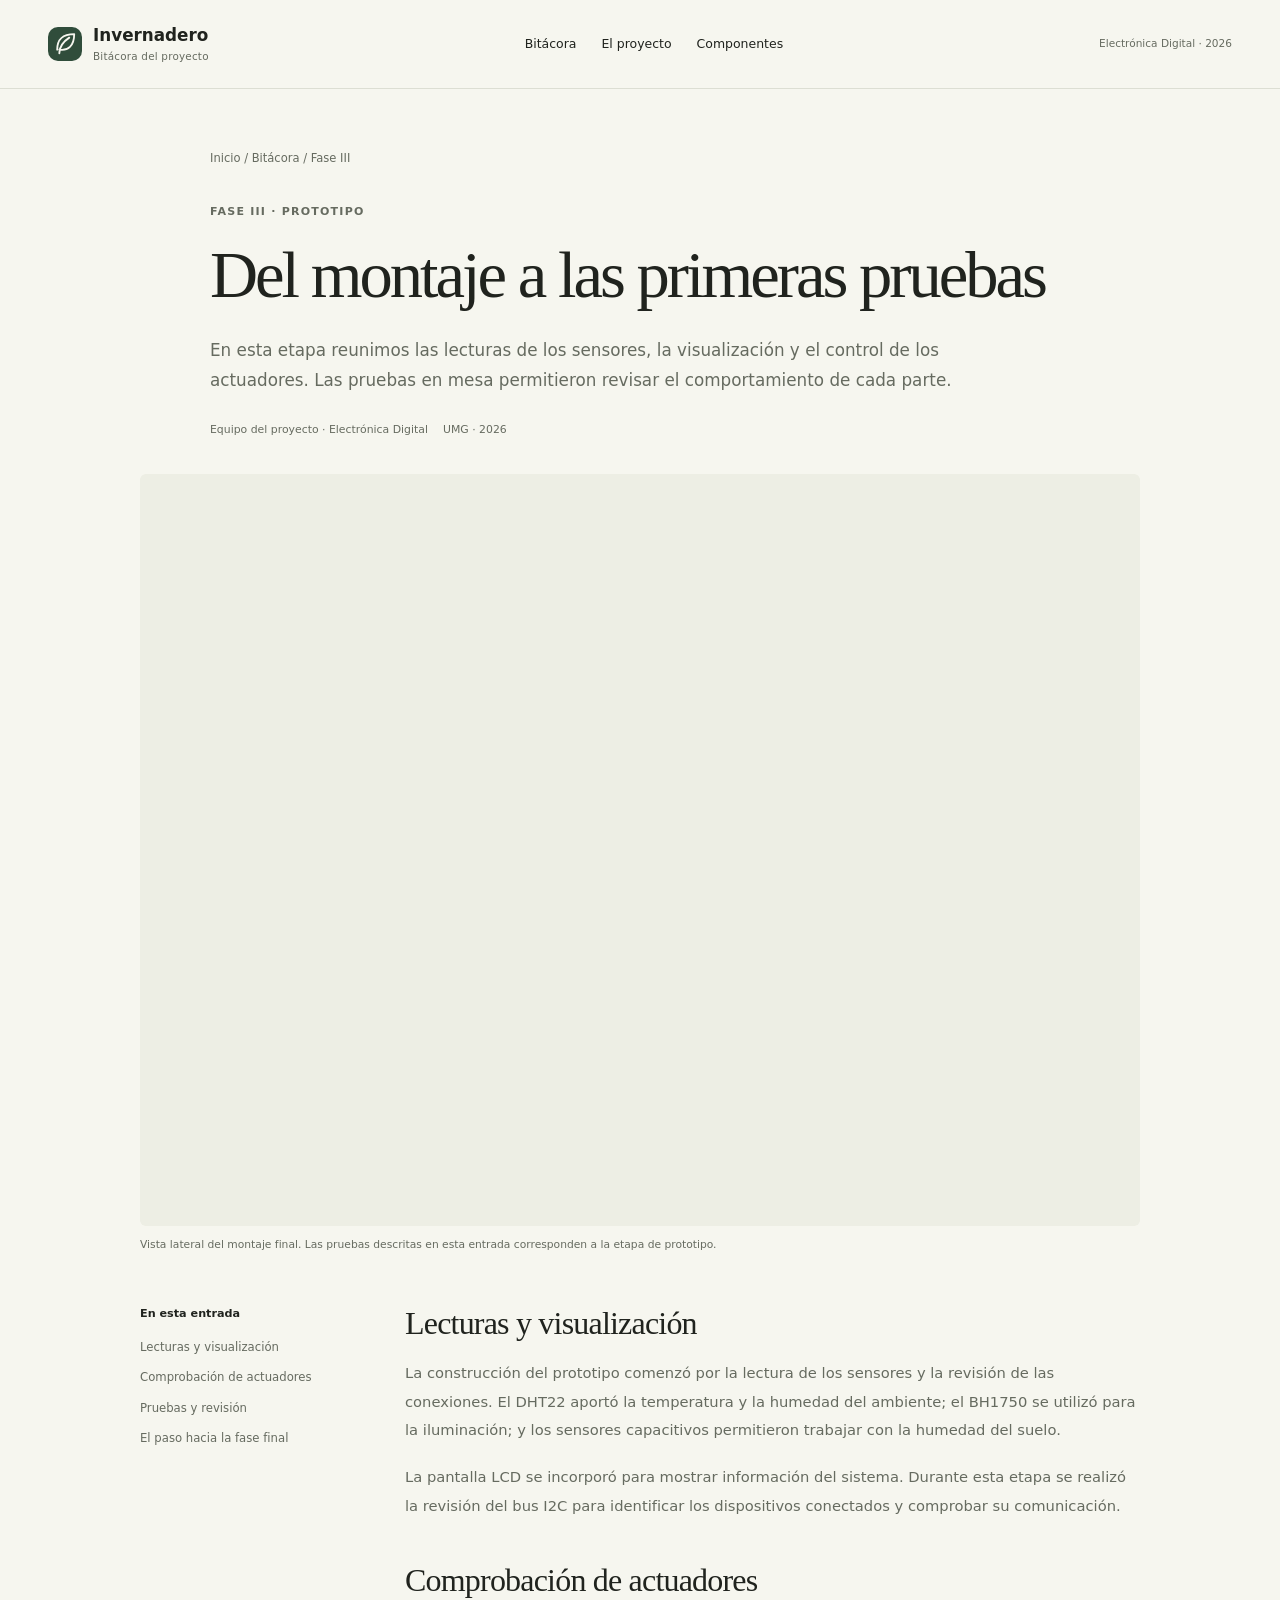
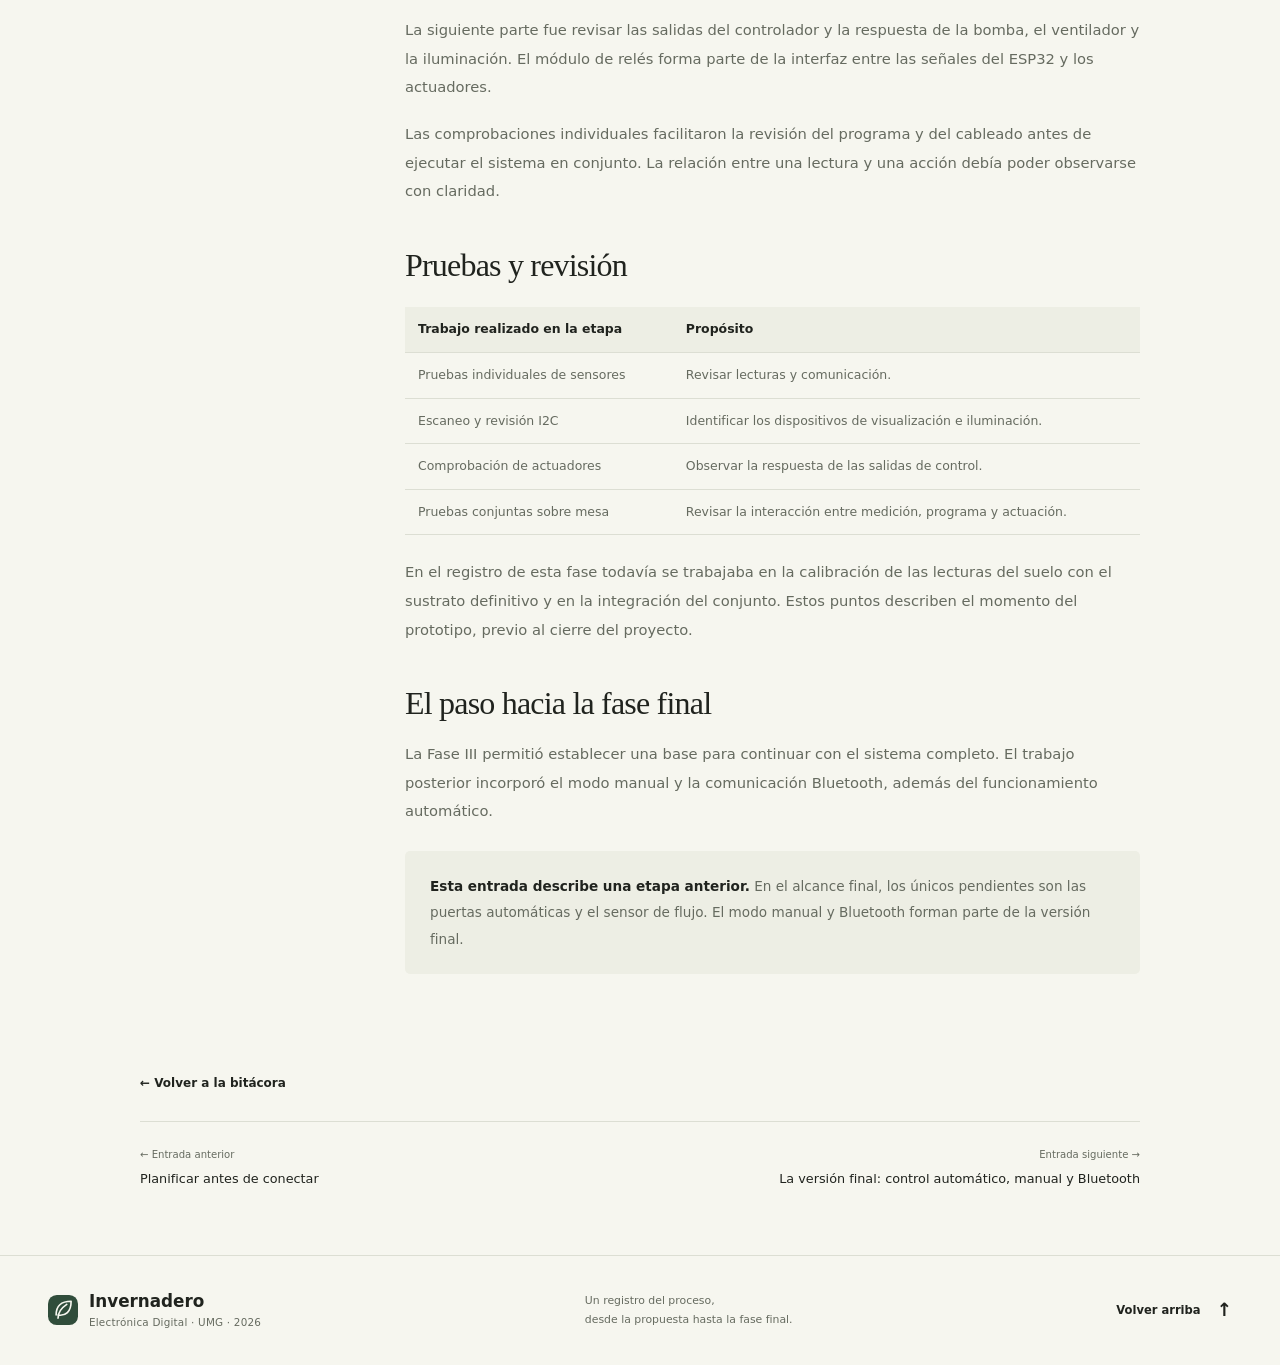
<file: fase-iii.html>
<!doctype html>
<html lang="es"><head><meta charset="utf-8"><meta name="viewport" content="width=device-width, initial-scale=1"><meta name="description" content="En esta etapa reunimos las lecturas de los sensores, la visualización y el control de los actuadores. Las pruebas en mesa permitieron revisar el comportamiento de cada parte."><meta name="theme-color" content="#f6f6ef"><title>Fase III: Del montaje a las primeras pruebas | Invernadero</title><link rel="icon" type="image/svg+xml" href="assets/img/favicon.svg"><link rel="stylesheet" href="assets/styles.css"><script src="assets/app.js" defer></script></head><body><a class="skip-link" href="#contenido">Saltar al contenido</a><header class="site-header"><div class="container header-inner"><a class="brand" href="index.html" aria-label="Invernadero, inicio"><img src="assets/img/favicon.svg" width="34" height="34" alt=""><span>Invernadero<span class="brand-sub">Bitácora del proyecto</span></span></a><button class="menu-toggle" type="button" aria-label="Abrir menú" aria-expanded="false" aria-controls="nav-principal"><span></span><span></span></button><nav class="main-nav" id="nav-principal" aria-label="Principal"><a href="index.html#bitacora">Bitácora</a><a href="index.html#proyecto">El proyecto</a><a href="index.html#componentes">Componentes</a></nav><span class="header-note">Electrónica Digital · 2026</span></div></header>
<main id="contenido" class="container"><article><header class="article-header"><nav class="breadcrumb" aria-label="Ruta de navegación"><a href="index.html">Inicio</a> / <a href="index.html#bitacora">Bitácora</a> / Fase III</nav><p class="eyebrow">Fase III · Prototipo</p><h1>Del montaje a las primeras pruebas</h1><p class="article-lead">En esta etapa reunimos las lecturas de los sensores, la visualización y el control de los actuadores. Las pruebas en mesa permitieron revisar el comportamiento de cada parte.</p><div class="article-byline"><span>Equipo del proyecto · Electrónica Digital</span><span>UMG · 2026</span></div></header><figure class="article-cover"><img class="project-photo" src="assets/img/invernadero-lateral.webp" srcset="assets/img/invernadero-lateral-640.webp 640w, assets/img/invernadero-lateral-960.webp 960w, assets/img/invernadero-lateral.webp 1600w" sizes="(max-width: 600px) calc(100vw - 36px), 1000px" alt="Vista lateral del montaje final del invernadero: estructura de madera, pantalla LCD y cableado." width="1600" height="1204" loading="eager" decoding="async"><figcaption>Vista lateral del montaje final. Las pruebas descritas en esta entrada corresponden a la etapa de prototipo.</figcaption></figure><div class="article-layout"><aside class="article-toc" aria-label="En esta entrada"><strong>En esta entrada</strong><ol><li><a href="#medicion">Lecturas y visualización</a></li><li><a href="#actuadores">Comprobación de actuadores</a></li><li><a href="#revision">Pruebas y revisión</a></li><li><a href="#paso-final">El paso hacia la fase final</a></li></ol></aside><div class="article-content"><h2 id="medicion">Lecturas y visualización</h2>
<p>La construcción del prototipo comenzó por la lectura de los sensores y la revisión de las conexiones. El DHT22 aportó la temperatura y la humedad del ambiente; el BH1750 se utilizó para la iluminación; y los sensores capacitivos permitieron trabajar con la humedad del suelo.</p>
<p>La pantalla LCD se incorporó para mostrar información del sistema. Durante esta etapa se realizó la revisión del bus I2C para identificar los dispositivos conectados y comprobar su comunicación.</p>
<h2 id="actuadores">Comprobación de actuadores</h2>
<p>La siguiente parte fue revisar las salidas del controlador y la respuesta de la bomba, el ventilador y la iluminación. El módulo de relés forma parte de la interfaz entre las señales del ESP32 y los actuadores.</p>
<p>Las comprobaciones individuales facilitaron la revisión del programa y del cableado antes de ejecutar el sistema en conjunto. La relación entre una lectura y una acción debía poder observarse con claridad.</p>
<h2 id="revision">Pruebas y revisión</h2>
<table><thead><tr><th>Trabajo realizado en la etapa</th><th>Propósito</th></tr></thead><tbody><tr><td>Pruebas individuales de sensores</td><td>Revisar lecturas y comunicación.</td></tr><tr><td>Escaneo y revisión I2C</td><td>Identificar los dispositivos de visualización e iluminación.</td></tr><tr><td>Comprobación de actuadores</td><td>Observar la respuesta de las salidas de control.</td></tr><tr><td>Pruebas conjuntas sobre mesa</td><td>Revisar la interacción entre medición, programa y actuación.</td></tr></tbody></table>
<p>En el registro de esta fase todavía se trabajaba en la calibración de las lecturas del suelo con el sustrato definitivo y en la integración del conjunto. Estos puntos describen el momento del prototipo, previo al cierre del proyecto.</p>
<h2 id="paso-final">El paso hacia la fase final</h2>
<p>La Fase III permitió establecer una base para continuar con el sistema completo. El trabajo posterior incorporó el modo manual y la comunicación Bluetooth, además del funcionamiento automático.</p>
<div class="article-callout"><p><strong>Esta entrada describe una etapa anterior.</strong> En el alcance final, los únicos pendientes son las puertas automáticas y el sensor de flujo. El modo manual y Bluetooth forman parte de la versión final.</p></div></div></div></article><div class="article-home"><a class="text-link" href="index.html#bitacora">← Volver a la bitácora</a></div><nav class="article-navigation" aria-label="Entradas del blog"><a href="fase-ii.html"><span>← Entrada anterior</span>Planificar antes de conectar</a><a href="fase-iv.html"><span>Entrada siguiente →</span>La versión final: control automático, manual y Bluetooth</a></nav></main><footer class="site-footer"><div class="container footer-inner"><a class="brand" href="index.html"><img src="assets/img/favicon.svg" width="30" height="30" alt=""><span>Invernadero<span class="brand-sub">Electrónica Digital · UMG · 2026</span></span></a><p>Un registro del proceso,<br>desde la propuesta hasta la fase final.</p><a class="text-link" href="#contenido">Volver arriba <span aria-hidden="true">↑</span></a></div></footer></body></html>
</file>
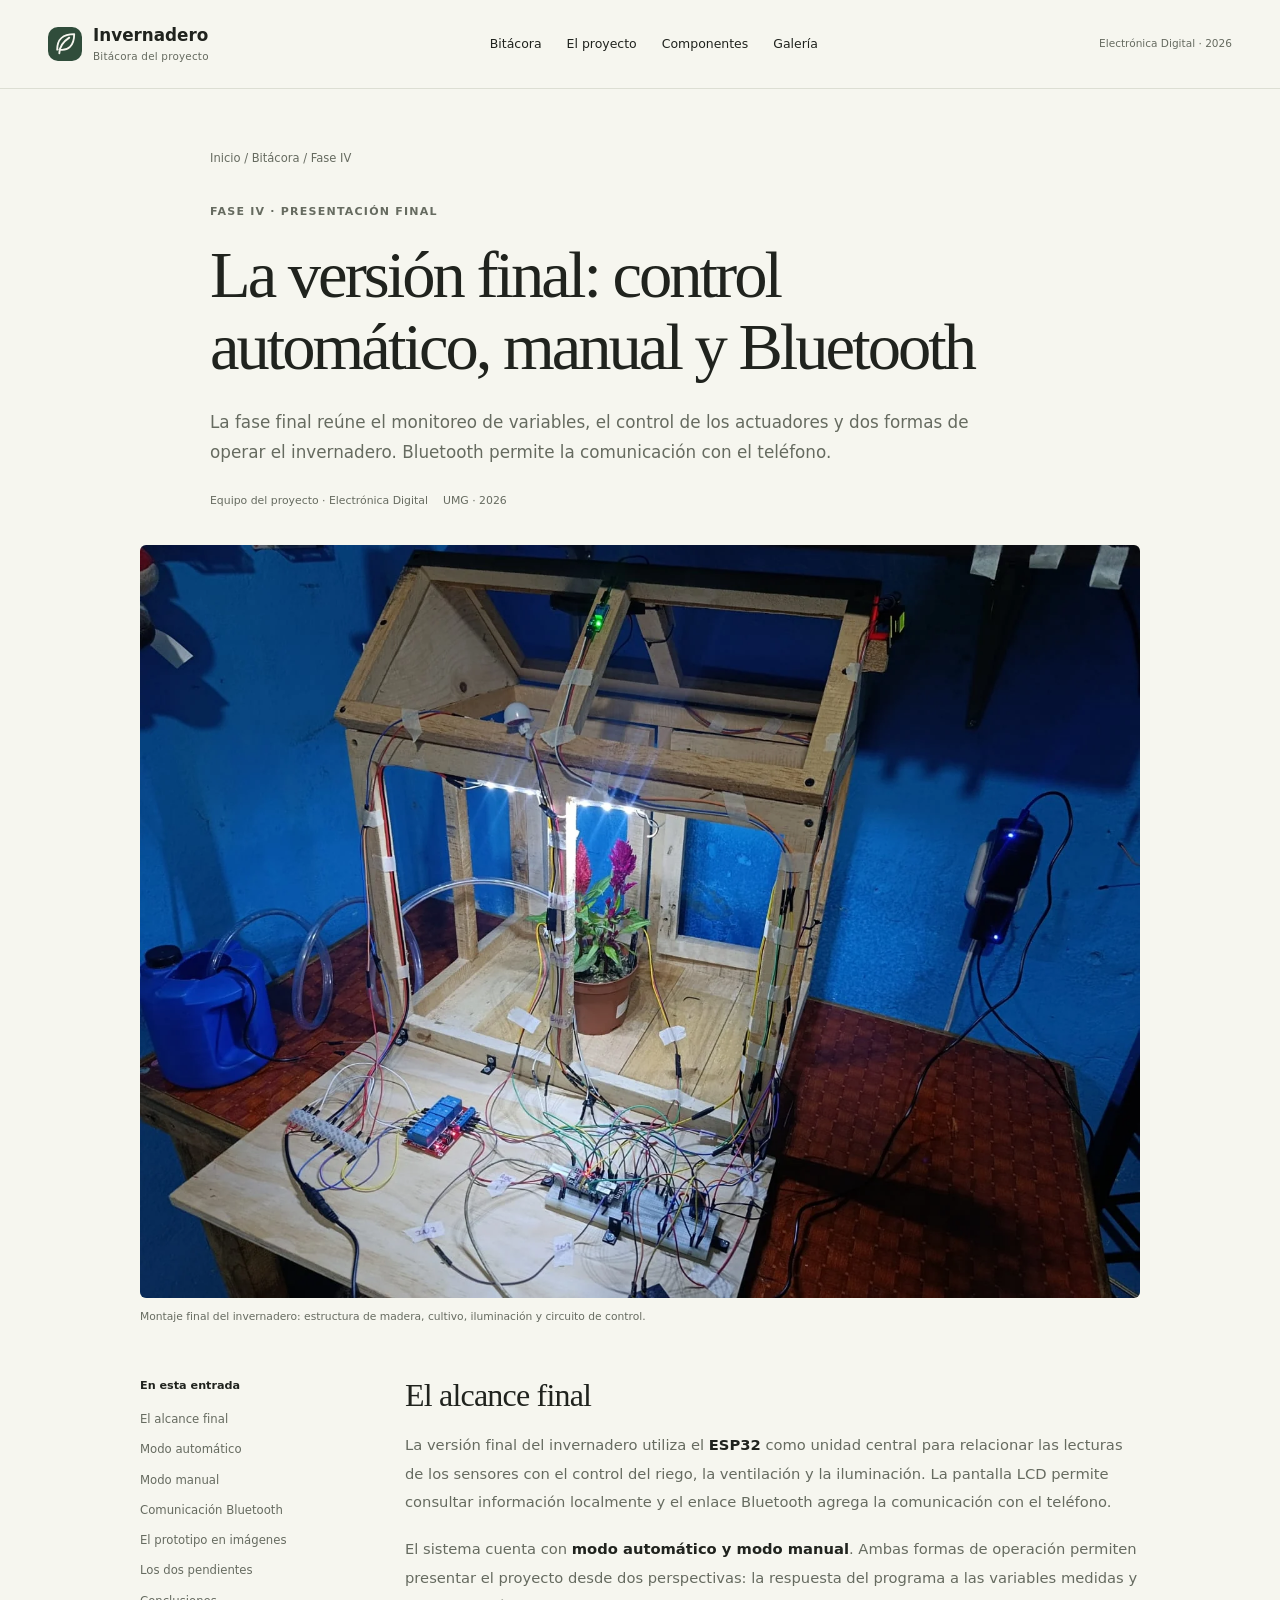
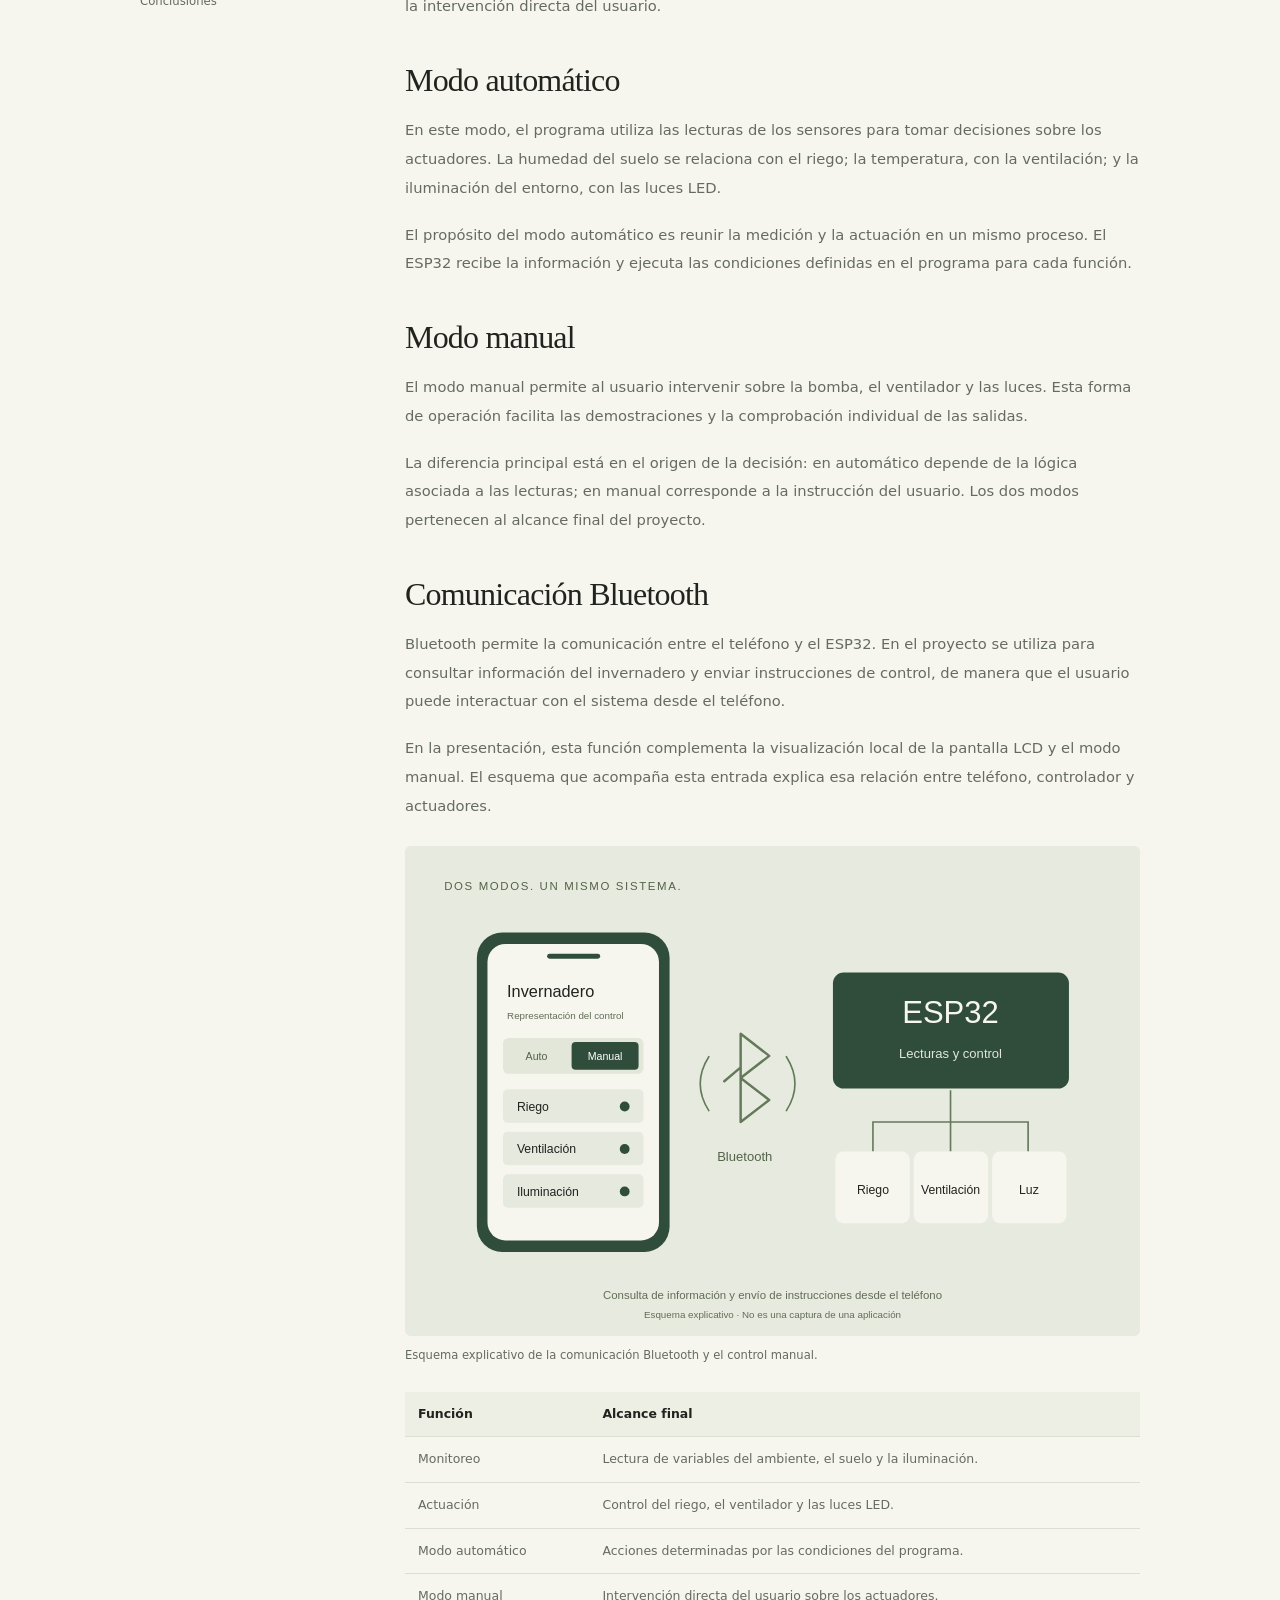
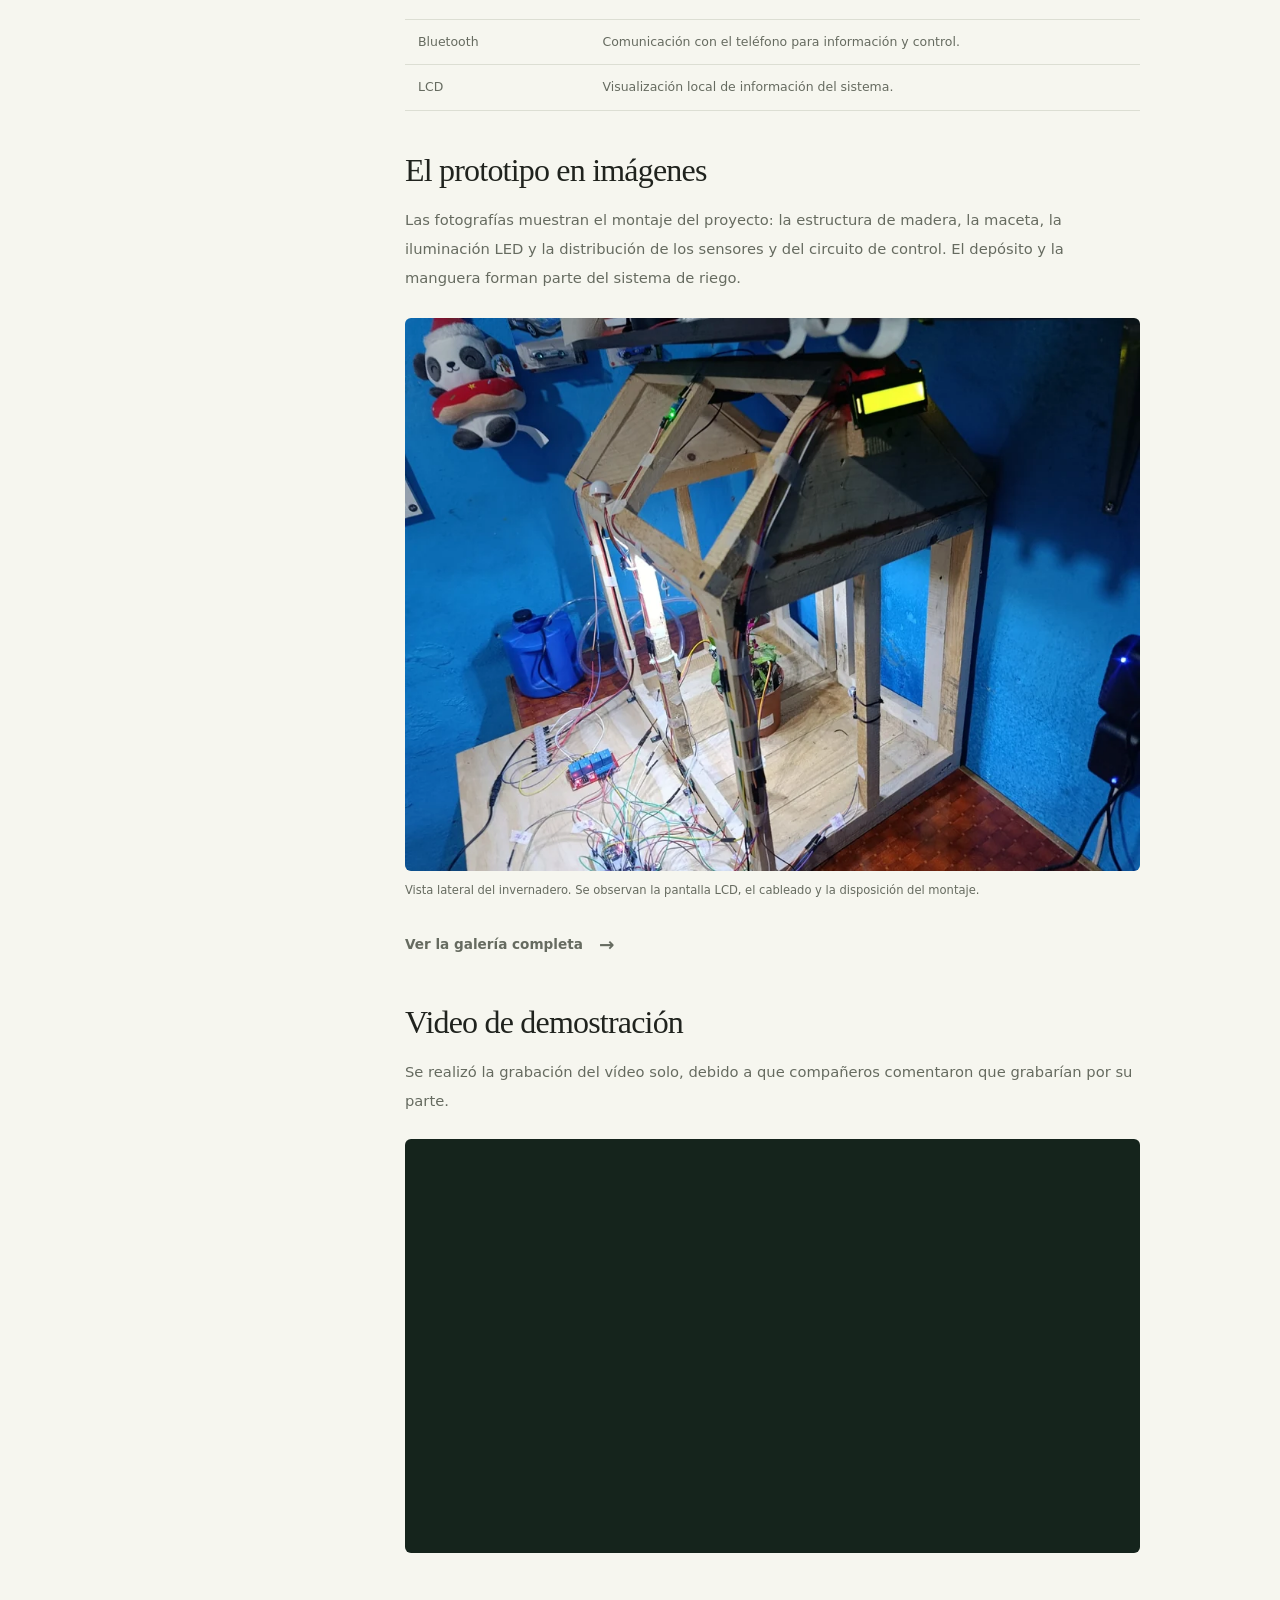
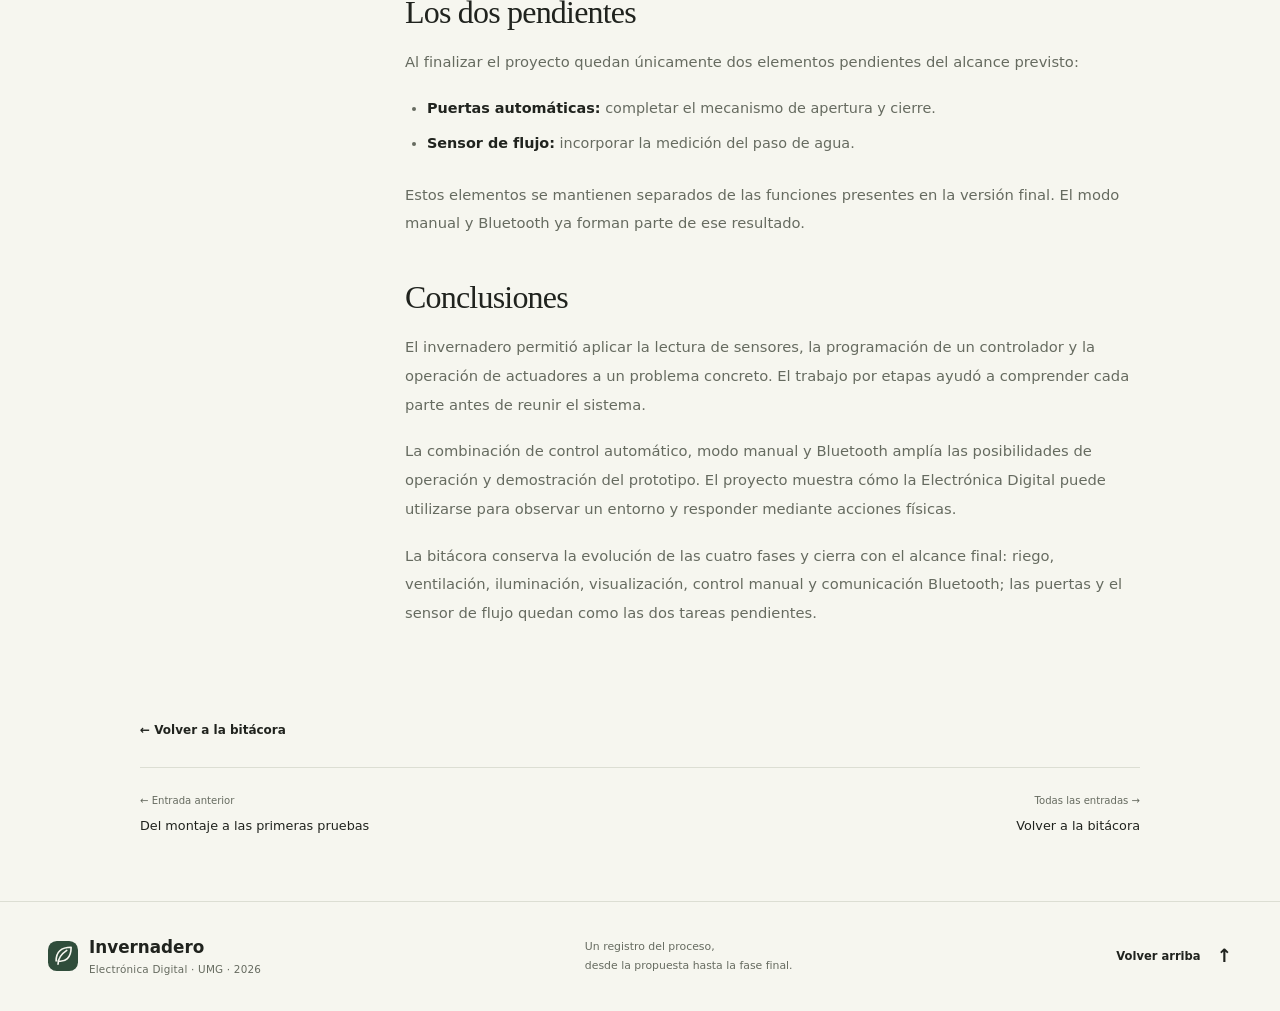
<file: fase-iv.html>
<!doctype html>
<html lang="es"><head><meta charset="utf-8"><meta name="viewport" content="width=device-width, initial-scale=1"><meta name="description" content="La fase final reúne el monitoreo de variables, el control de los actuadores y dos formas de operar el invernadero. Bluetooth permite la comunicación con el teléfono."><meta name="theme-color" content="#f6f6ef"><title>Fase IV: La versión final: control automático, manual y Bluetooth | Invernadero</title><link rel="icon" type="image/svg+xml" href="assets/img/favicon.svg"><link rel="stylesheet" href="assets/styles.css"><script src="assets/app.js" defer></script></head><body><a class="skip-link" href="#contenido">Saltar al contenido</a><header class="site-header"><div class="container header-inner"><a class="brand" href="index.html" aria-label="Invernadero, inicio"><img src="assets/img/favicon.svg" width="34" height="34" alt=""><span>Invernadero<span class="brand-sub">Bitácora del proyecto</span></span></a><button class="menu-toggle" type="button" aria-label="Abrir menú" aria-expanded="false" aria-controls="nav-principal"><span></span><span></span></button><nav class="main-nav" id="nav-principal" aria-label="Principal"><a href="index.html#bitacora">Bitácora</a><a href="index.html#proyecto">El proyecto</a><a href="index.html#componentes">Componentes</a><a href="index.html#galeria">Galería</a></nav><span class="header-note">Electrónica Digital · 2026</span></div></header>
<main id="contenido" class="container"><article><header class="article-header"><nav class="breadcrumb" aria-label="Ruta de navegación"><a href="index.html">Inicio</a> / <a href="index.html#bitacora">Bitácora</a> / Fase IV</nav><p class="eyebrow">Fase IV · Presentación final</p><h1>La versión final: control automático, manual y Bluetooth</h1><p class="article-lead">La fase final reúne el monitoreo de variables, el control de los actuadores y dos formas de operar el invernadero. Bluetooth permite la comunicación con el teléfono.</p><div class="article-byline"><span>Equipo del proyecto · Electrónica Digital</span><span>UMG · 2026</span></div></header><figure class="article-cover"><img class="project-photo" src="assets/img/invernadero-frontal.webp" srcset="assets/img/invernadero-frontal-640.webp 640w, assets/img/invernadero-frontal-960.webp 960w, assets/img/invernadero-frontal.webp 1600w" sizes="(max-width: 600px) calc(100vw - 36px), 1000px" alt="Vista general del invernadero real con planta, luces LED, depósito de agua, relés y ESP32." width="1600" height="1204" loading="eager" decoding="async"><figcaption>Montaje final del invernadero: estructura de madera, cultivo, iluminación y circuito de control.</figcaption></figure><div class="article-layout"><aside class="article-toc" aria-label="En esta entrada"><strong>En esta entrada</strong><ol><li><a href="#resultado">El alcance final</a></li><li><a href="#automatico">Modo automático</a></li><li><a href="#manual">Modo manual</a></li><li><a href="#bluetooth">Comunicación Bluetooth</a></li><li><a href="#evidencias">El prototipo en imágenes</a></li><li><a href="#pendientes">Los dos pendientes</a></li><li><a href="#conclusiones">Conclusiones</a></li></ol></aside><div class="article-content"><h2 id="resultado">El alcance final</h2>
<p>La versión final del invernadero utiliza el <strong>ESP32</strong> como unidad central para relacionar las lecturas de los sensores con el control del riego, la ventilación y la iluminación. La pantalla LCD permite consultar información localmente y el enlace Bluetooth agrega la comunicación con el teléfono.</p>
<p>El sistema cuenta con <strong>modo automático y modo manual</strong>. Ambas formas de operación permiten presentar el proyecto desde dos perspectivas: la respuesta del programa a las variables medidas y la intervención directa del usuario.</p>
<h2 id="automatico">Modo automático</h2>
<p>En este modo, el programa utiliza las lecturas de los sensores para tomar decisiones sobre los actuadores. La humedad del suelo se relaciona con el riego; la temperatura, con la ventilación; y la iluminación del entorno, con las luces LED.</p>
<p>El propósito del modo automático es reunir la medición y la actuación en un mismo proceso. El ESP32 recibe la información y ejecuta las condiciones definidas en el programa para cada función.</p>
<h2 id="manual">Modo manual</h2>
<p>El modo manual permite al usuario intervenir sobre la bomba, el ventilador y las luces. Esta forma de operación facilita las demostraciones y la comprobación individual de las salidas.</p>
<p>La diferencia principal está en el origen de la decisión: en automático depende de la lógica asociada a las lecturas; en manual corresponde a la instrucción del usuario. Los dos modos pertenecen al alcance final del proyecto.</p>
<h2 id="bluetooth">Comunicación Bluetooth</h2>
<p>Bluetooth permite la comunicación entre el teléfono y el ESP32. En el proyecto se utiliza para consultar información del invernadero y enviar instrucciones de control, de manera que el usuario puede interactuar con el sistema desde el teléfono.</p>
<p>En la presentación, esta función complementa la visualización local de la pantalla LCD y el modo manual. El esquema que acompaña esta entrada explica esa relación entre teléfono, controlador y actuadores.</p>
<figure class="article-photo"><img src="assets/img/control-bluetooth.svg" alt="Representación del teléfono comunicándose por Bluetooth con el ESP32 y los actuadores." width="900" height="600" loading="lazy" decoding="async"><figcaption>Esquema explicativo de la comunicación Bluetooth y el control manual.</figcaption></figure>
<table><thead><tr><th>Función</th><th>Alcance final</th></tr></thead><tbody><tr><td>Monitoreo</td><td>Lectura de variables del ambiente, el suelo y la iluminación.</td></tr><tr><td>Actuación</td><td>Control del riego, el ventilador y las luces LED.</td></tr><tr><td>Modo automático</td><td>Acciones determinadas por las condiciones del programa.</td></tr><tr><td>Modo manual</td><td>Intervención directa del usuario sobre los actuadores.</td></tr><tr><td>Bluetooth</td><td>Comunicación con el teléfono para información y control.</td></tr><tr><td>LCD</td><td>Visualización local de información del sistema.</td></tr></tbody></table>
<h2 id="evidencias">El prototipo en imágenes</h2>
<p>Las fotografías muestran el montaje del proyecto: la estructura de madera, la maceta, la iluminación LED y la distribución de los sensores y del circuito de control. El depósito y la manguera forman parte del sistema de riego.</p>
<figure class="article-photo"><img class="project-photo" src="assets/img/invernadero-lateral.webp" srcset="assets/img/invernadero-lateral-640.webp 640w, assets/img/invernadero-lateral-960.webp 960w, assets/img/invernadero-lateral.webp 1600w" sizes="(max-width: 600px) calc(100vw - 36px), 720px" alt="Vista lateral del invernadero real con la pantalla LCD en la parte superior y el circuito de control en la base." width="1600" height="1204" loading="lazy" decoding="async"><figcaption>Vista lateral del invernadero. Se observan la pantalla LCD, el cableado y la disposición del montaje.</figcaption></figure>
<p><a class="text-link" href="index.html#galeria">Ver la galería completa <span aria-hidden="true">→</span></a></p>
    <h2 id="demostracion">Video de demostración</h2>
    <p> Se realizó la grabación del vídeo solo, debido a que compañeros comentaron que grabarían por su parte.</p>
    <div class="video-frame">
        <iframe
                src="https://www.youtube.com/embed/_KqTd_oineM"                title="Demostración del invernadero"
                loading="lazy"
                referrerpolicy="strict-origin-when-cross-origin"
                allowfullscreen>
        </iframe>
    </div>


    <h2 id="pendientes">Los dos pendientes</h2>
<p>Al finalizar el proyecto quedan únicamente dos elementos pendientes del alcance previsto:</p>
<ul><li><strong>Puertas automáticas:</strong> completar el mecanismo de apertura y cierre.</li><li><strong>Sensor de flujo:</strong> incorporar la medición del paso de agua.</li></ul>
<p>Estos elementos se mantienen separados de las funciones presentes en la versión final. El modo manual y Bluetooth ya forman parte de ese resultado.</p>
<h2 id="conclusiones">Conclusiones</h2>
<p>El invernadero permitió aplicar la lectura de sensores, la programación de un controlador y la operación de actuadores a un problema concreto. El trabajo por etapas ayudó a comprender cada parte antes de reunir el sistema.</p>
<p>La combinación de control automático, modo manual y Bluetooth amplía las posibilidades de operación y demostración del prototipo. El proyecto muestra cómo la Electrónica Digital puede utilizarse para observar un entorno y responder mediante acciones físicas.</p>
<p>La bitácora conserva la evolución de las cuatro fases y cierra con el alcance final: riego, ventilación, iluminación, visualización, control manual y comunicación Bluetooth; las puertas y el sensor de flujo quedan como las dos tareas pendientes.</p></div></div></article><div class="article-home"><a class="text-link" href="index.html#bitacora">← Volver a la bitácora</a></div><nav class="article-navigation" aria-label="Entradas del blog"><a href="fase-iii.html"><span>← Entrada anterior</span>Del montaje a las primeras pruebas</a><a href="index.html#bitacora"><span>Todas las entradas →</span>Volver a la bitácora</a></nav></main><footer class="site-footer"><div class="container footer-inner"><a class="brand" href="index.html"><img src="assets/img/favicon.svg" width="30" height="30" alt=""><span>Invernadero<span class="brand-sub">Electrónica Digital · UMG · 2026</span></span></a><p>Un registro del proceso,<br>desde la propuesta hasta la fase final.</p><a class="text-link" href="#contenido">Volver arriba <span aria-hidden="true">↑</span></a></div></footer></body></html>
</file>
<file: assets/styles.css>
:root{--ink:#20231e;--muted:#666b60;--green:#304d3b;--green-dark:#253d2e;--paper:#f6f6ef;--cream:#edeee4;--line:#dcded3;--white:#fff;--serif:Georgia,'Times New Roman',serif;--sans:system-ui,-apple-system,BlinkMacSystemFont,'Segoe UI',sans-serif}
*{box-sizing:border-box}html{scroll-behavior:smooth;scroll-padding-top:100px}body{margin:0;color:var(--ink);background:var(--paper);font-family:var(--sans);font-size:16px;line-height:1.65}img{display:block;max-width:100%;height:auto}a{color:inherit;text-decoration:none}button{font:inherit;color:inherit;cursor:pointer}button,a{-webkit-tap-highlight-color:transparent}button:focus-visible,a:focus-visible,summary:focus-visible{outline:3px solid #786125;outline-offset:5px}button:disabled{cursor:default}h1,h2,h3,p,figure{margin:0}h1,h2,h3{color:#20231e}h1,h2{font-family:var(--serif);font-weight:400;line-height:1.06;letter-spacing:-.045em}h1{font-size:clamp(3.7rem,6.4vw,6.25rem)}h2{font-size:clamp(2.3rem,3.5vw,3.35rem)}h3{font-size:1.2rem;line-height:1.35;letter-spacing:-.02em}p{color:var(--muted)}.container{width:min(1240px,calc(100% - 96px));margin-inline:auto}.section{padding-block:94px}.eyebrow{font-size:.69rem;font-weight:650;letter-spacing:.11em;text-transform:uppercase;color:var(--muted);margin-bottom:22px}.text-link,.read-link{display:inline-flex;align-items:center;gap:16px;font-size:.85rem;font-weight:600}.text-link:hover,.read-link:hover{color:var(--green);text-decoration:underline;text-underline-offset:5px}.text-link span,.read-link span{font-size:1.15rem}.button{display:inline-flex;align-items:center;justify-content:center;gap:24px;background:var(--green);color:white;padding:14px 22px;border-radius:5px;font-size:.85rem;font-weight:550;transition:background .2s}.button:hover{background:var(--green-dark)}.button span{font-size:1.25rem}.skip-link{position:fixed;top:8px;left:8px;transform:translateY(-150%);padding:10px 18px;background:var(--green);color:#fff;z-index:100}.skip-link:focus{transform:none}.sr-only{position:absolute;width:1px;height:1px;padding:0;margin:-1px;overflow:hidden;clip:rect(0,0,0,0);white-space:nowrap;border:0}[hidden]{display:none!important}
.site-header{background:rgba(246,246,239,.97);position:sticky;top:0;z-index:20;border-bottom:1px solid var(--line)}.header-inner{display:flex;align-items:center;justify-content:space-between;gap:24px;min-height:88px}.brand{display:inline-flex;align-items:center;gap:11px;font-size:1.05rem;font-weight:650;line-height:1.2}.brand-sub{display:block;font-size:.65rem;font-weight:400;color:var(--muted);margin-top:5px;letter-spacing:.02em}.main-nav{display:flex;align-items:center;gap:25px;font-size:.78rem}.main-nav a{padding-block:10px}.main-nav a:hover{color:var(--green);text-decoration:underline;text-underline-offset:6px}.header-note{font-size:.66rem;color:var(--muted)}.menu-toggle{display:none;border:0;background:none;padding:10px}.menu-toggle span{display:block;width:22px;height:2px;background:var(--ink);margin:5px}
.hero{display:grid;grid-template-columns:1fr 1.03fr;gap:46px;align-items:center;padding-block:65px 53px}.hero-copy{padding-block:20px}.hero .eyebrow{font-size:.64rem;letter-spacing:.07em;margin-bottom:24px}.small-leaf{color:var(--green);font-size:1rem;margin-right:7px}.hero-description{max-width:450px;margin-top:25px;font-size:.95rem;line-height:1.85}.hero-actions{display:flex;flex-wrap:wrap;align-items:center;gap:24px;margin-top:30px}.hero-actions .text-link{font-size:.77rem;gap:10px}.hero-meta{display:flex;flex-wrap:wrap;gap:20px;margin-top:41px;font-size:.66rem;color:var(--muted)}.hero-meta span+span{position:relative}.hero-meta span+span:before{content:'·';position:absolute;left:-13px}.hero-visual{position:relative;align-self:stretch;display:flex;flex-direction:column;justify-content:center;min-width:0}.hero-visual>img{aspect-ratio:1.16;object-fit:cover;border-radius:9px;background:#e9ece1;width:100%}.hero-visual figcaption{display:flex;align-items:center;justify-content:space-between;gap:8px;margin-top:12px;color:var(--muted);font-size:.65rem}.image-label{display:inline-block;background:rgba(255,255,255,.94);color:#454d3c;border-radius:3px;padding:4px 9px;font-size:.58rem;letter-spacing:.02em}.hero-visual .image-label{background:var(--cream)}.project-strip{display:grid;grid-template-columns:repeat(4,1fr);padding-block:25px 29px;border-top:1px solid var(--line);border-bottom:1px solid var(--line)}.project-strip div{display:flex;flex-direction:column;gap:5px}.project-strip strong{font-size:.95rem;font-weight:550}.project-strip span{font-size:.71rem;color:var(--muted)}
.section-heading{display:flex;justify-content:space-between;align-items:end;gap:35px;margin-bottom:32px}.section-heading .eyebrow{margin-bottom:12px}.section-heading>p{font-size:.8rem;line-height:1.7;max-width:350px;margin-bottom:3px}.filters{display:flex;flex-wrap:wrap;gap:7px;margin-block:30px}.filter{border:1px solid transparent;background:none;font-size:.73rem;padding:8px 15px;border-radius:30px;color:var(--muted)}.filter.active{border-color:var(--green);background:var(--green);color:white}.filter:not(.active):hover{background:var(--cream)}.post-grid{display:grid;grid-template-columns:repeat(3,1fr);gap:30px 25px}.post-card{min-width:0}.post-card.featured{grid-column:1/-1;display:grid;grid-template-columns:1.05fr 1fr;gap:38px;margin-bottom:14px;align-items:center;background:var(--cream);border-radius:8px;overflow:hidden}.post-image{display:block;position:relative;overflow:hidden;background:var(--cream);border-radius:6px}.post-image img{aspect-ratio:1.5;object-fit:cover;width:100%;transition:transform .5s}.post-card:hover .post-image img{transform:scale(1.025)}.post-image .image-label{position:absolute;bottom:14px;left:14px}.post-body{padding-top:20px}.featured .post-image{border-radius:0}.featured .post-body{padding:28px 42px 28px 0}.post-meta{display:flex;gap:10px;align-items:center;color:var(--muted);font-size:.62rem;margin-bottom:11px}.post-meta span:first-child{font-weight:650;letter-spacing:.07em;text-transform:uppercase;color:var(--green)}.post-meta span+span:before{content:'·';margin-right:10px}.post-body h3{font-family:var(--serif);font-size:1.65rem;font-weight:400;line-height:1.25;letter-spacing:-.03em}.featured h3{font-size:clamp(1.9rem,2.6vw,2.65rem);max-width:480px}.post-body h3 a:hover{text-decoration:underline;text-underline-offset:4px;text-decoration-thickness:1px}.post-body>p{font-size:.8rem;line-height:1.8;margin-top:14px}.read-link{margin-top:18px;font-size:.73rem}.featured .read-link{margin-top:23px}
.project-section{background:var(--cream);padding-block:82px}.project-layout{display:grid;grid-template-columns:1fr 1fr;gap:100px;align-items:center}.project-layout .eyebrow{margin-bottom:16px}.section-intro{font-size:1rem;margin-top:24px;color:var(--ink);max-width:430px}.project-layout>div>p:not(.eyebrow):not(.section-intro){font-size:.85rem;margin-top:16px;max-width:450px;line-height:1.85}.project-layout .text-link{margin-top:25px}.project-summary{padding:34px;background:var(--paper);border-radius:7px}.pill{display:inline-block;padding:4px 10px;background:#e1e7d9;color:var(--green-dark);border-radius:20px;font-size:.63rem;font-weight:600}.project-summary h3{font-family:var(--serif);font-size:1.85rem;font-weight:400;margin-top:19px}.check-list{padding:0;list-style:none;margin:22px 0 25px}.check-list li{position:relative;padding-left:25px;font-size:.78rem;margin-block:11px;color:var(--muted)}.check-list li:before{content:'✓';position:absolute;left:0;color:var(--green);font-weight:bold}.pending-note{background:#eae6d9;padding:15px 18px;border-radius:4px}.pending-note strong{font-size:.72rem}.pending-note p{font-size:.74rem;margin-top:3px}
.system-demo{display:grid;grid-template-columns:1fr 1fr;background:var(--cream);border-radius:8px;overflow:hidden}.system-content{padding:35px 36px}.system-tabs{display:flex;gap:5px;flex-wrap:wrap;margin-bottom:30px}.system-tab{border:0;background:transparent;color:var(--muted);font-size:.72rem;padding:8px 12px;border-radius:4px}.system-tab.active{background:var(--green);color:#fff}.step-number{color:#526749;font-size:.75rem;display:block;margin-bottom:12px}.system-content h3{font-family:var(--serif);font-size:1.85rem;font-weight:400;max-width:320px}.system-content p{font-size:.8rem;line-height:1.8;margin-top:15px}.signal-path{display:flex;flex-wrap:wrap;align-items:center;gap:10px;margin-top:25px;font-size:.65rem}.signal-path>span:not([aria-hidden]),.signal-path>strong{background:var(--paper);padding:8px 10px;border-radius:4px}.signal-path>strong{background:var(--green);color:#fff;font-weight:500}.system-content .demo-note{font-size:.65rem;margin-top:20px}.system-visual{display:flex;align-items:center;background:#e7ebdf;padding:12px}.system-visual img{width:100%}.mode-grid{display:grid;grid-template-columns:repeat(3,1fr);gap:35px;margin-top:34px}.mode-grid article{display:flex;gap:15px;align-items:flex-start}.mode-icon{flex:none;display:grid;place-items:center;background:#e7ecdf;border-radius:50%;width:32px;height:32px;font-size:.75rem;font-weight:600;color:var(--green)}.bluetooth-icon{font-size:1.35rem}.mode-grid h3{font-size:.9rem;font-weight:600;margin-top:3px}.mode-grid p{font-size:.75rem;line-height:1.85;margin-top:8px}
.components-section{background:#eeefe8;padding-block:75px}.component-table-wrap{overflow:auto}.component-table{width:100%;border-collapse:collapse;text-align:left;min-width:560px;font-size:.79rem}.component-table thead th{font-size:.65rem;font-weight:500;letter-spacing:.08em;text-transform:uppercase;color:var(--muted);padding:13px 20px 15px 0}.component-table tbody th,.component-table td{padding:17px 25px 17px 0;border-top:1px solid #d8dbcf;vertical-align:middle}.component-table tbody th{font-weight:550;width:29%}.component-table td{color:var(--muted)}.component-table td:last-child{padding-right:0;width:15%}.category-tag{font-size:.65rem;background:#e0e5d8;color:#40543c;border-radius:20px;padding:5px 11px;white-space:nowrap}
.gallery-grid{display:grid;grid-template-columns:repeat(2,1fr);gap:32px 26px}.gallery-link{position:relative;display:block;overflow:hidden;border-radius:6px;background:var(--cream);cursor:zoom-in}.gallery-link img{width:100%;aspect-ratio:1.5;object-fit:cover;transition:transform .4s}.gallery-link:hover img{transform:scale(1.02)}.zoom-label{position:absolute;right:15px;bottom:15px;display:grid;place-items:center;width:32px;height:32px;background:rgba(255,255,255,.95);border-radius:50%;font-size:1.2rem}.gallery-grid figcaption{display:flex;align-items:flex-start;gap:18px;margin-top:13px}.gallery-number{color:#858b7b;font-family:var(--serif);font-size:1rem}.gallery-grid figcaption strong{display:block;font-size:.8rem;font-weight:550}.gallery-grid figcaption div>span{display:block;color:var(--muted);font-size:.68rem;margin-top:3px}.gallery-note{font-size:.69rem;margin-top:30px}.closing-section{background:#e4e9dc;padding-block:76px}.closing-layout{display:grid;grid-template-columns:1fr 1fr;gap:100px;align-items:center}.closing-layout .eyebrow{margin-bottom:17px}.closing-layout p:not(.eyebrow){font-size:.85rem;line-height:1.9;margin-bottom:16px}.closing-layout .text-link{margin-top:5px}.team-list{list-style:none;display:grid;grid-template-columns:repeat(5,1fr);padding:0;margin:40px 0 0;gap:25px}.team-list li>span{display:grid;place-items:center;width:48px;height:48px;border-radius:50%;background:#e5eadd;color:var(--green);font-size:.72rem;letter-spacing:.02em;margin-bottom:17px}.team-list strong{font-size:.79rem;font-weight:500;line-height:1.7}.site-footer{border-top:1px solid var(--line);padding-block:35px}.footer-inner{display:flex;justify-content:space-between;align-items:center;gap:30px}.footer-inner>p{font-size:.68rem;line-height:1.8}.footer-inner .text-link{font-size:.72rem}
.lightbox{width:min(1040px,94vw);max-height:94vh;border:0;border-radius:9px;padding:18px 22px;background:var(--paper);color:var(--ink);overflow:auto}.lightbox::backdrop{background:rgba(17,24,16,.82)}.lightbox-toolbar{display:flex;align-items:center;justify-content:space-between;margin-bottom:12px;font-size:.7rem}.lightbox button{border:0;background:var(--cream);border-radius:4px;padding:6px 12px}.lightbox-close{font-size:.75rem}.lightbox-close span{font-size:1.1rem;margin-left:8px}.lightbox>img{max-height:69vh;width:100%;object-fit:contain;background:var(--cream)}.lightbox-bottom{display:flex;gap:20px;align-items:center;justify-content:space-between;margin-top:12px}.lightbox-bottom p{font-size:.72rem;text-align:center}.lightbox-bottom button{flex:none;min-width:36px}
.article-header{max-width:860px;margin:0 auto;padding:60px 0 35px}.breadcrumb{font-size:.72rem;color:var(--muted);margin-bottom:35px}.breadcrumb a:hover{text-decoration:underline}.article-header .eyebrow{margin-bottom:18px}.article-header h1{font-size:clamp(2.8rem,5.2vw,4.6rem);line-height:1.08;max-width:850px}.article-lead{font-size:1.05rem;line-height:1.8;margin-top:24px;max-width:770px}.article-byline{display:flex;flex-wrap:wrap;gap:15px;margin-top:25px;font-size:.68rem;color:var(--muted)}.article-cover{max-width:1000px;margin:0 auto}.article-cover img{width:100%;aspect-ratio:1.9;object-fit:cover;background:var(--cream);border-radius:6px}.article-cover figcaption{font-size:.67rem;margin-top:10px;color:var(--muted)}.article-layout{max-width:1000px;margin:50px auto 70px;display:grid;grid-template-columns:210px 1fr;gap:55px;align-items:start}.article-toc{position:sticky;top:120px;font-size:.73rem}.article-toc strong{font-size:.7rem;font-weight:600}.article-toc ol{list-style:none;padding:0;margin-top:15px}.article-toc li{margin:11px 0;color:var(--muted)}.article-toc a:hover{color:var(--ink);text-decoration:underline;text-underline-offset:4px}.article-content h2{font-family:var(--serif);font-size:2rem;line-height:1.2;letter-spacing:-.025em;margin:40px 0 17px}.article-content h2:first-child{margin-top:0}.article-content p{font-size:.92rem;line-height:1.95;margin-bottom:18px}.article-content ul,.article-content ol{padding-left:22px;color:var(--muted);font-size:.9rem;line-height:1.9;margin:12px 0 23px}.article-content li{margin-block:8px}.article-content strong{color:var(--ink);font-weight:600}.article-callout{padding:22px 25px;background:var(--cream);border-radius:5px;margin-block:25px}.article-callout p{font-size:.85rem;margin:0}.article-content table{border-collapse:collapse;width:100%;font-size:.78rem;margin-block:23px}.article-content th,.article-content td{text-align:left;vertical-align:top;padding:12px 13px;border-bottom:1px solid var(--line);color:var(--muted)}.article-content th{color:var(--ink);font-weight:600;background:var(--cream)}.article-navigation{display:flex;justify-content:space-between;gap:25px;max-width:1000px;margin:0 auto 65px;padding-top:25px;border-top:1px solid var(--line)}.article-navigation a{max-width:46%;font-size:.8rem}.article-navigation a:last-child{text-align:right}.article-navigation span{display:block;font-size:.63rem;color:var(--muted);margin-bottom:5px}.article-navigation a:hover{text-decoration:underline}.article-home{max-width:1000px;margin:0 auto 25px}.article-home .text-link{font-size:.75rem}
.article-cover img[src$=".svg"]{object-fit:contain}
@media(min-width:1500px){.hero{padding-block:80px}.hero-visual>img{aspect-ratio:1.22}}@media(max-width:1100px){.container{width:calc(100% - 64px)}.header-note{display:none}.main-nav{gap:22px}.hero{gap:28px}.hero-actions{gap:18px}.hero-actions .text-link{font-size:.72rem}.project-layout,.closing-layout{gap:55px}.system-content{padding:28px}.signal-path{gap:6px;font-size:.59rem}.mode-grid{gap:23px}.article-layout{gap:35px;grid-template-columns:175px 1fr}}
@media(max-width:800px){.container{width:calc(100% - 44px)}.header-inner{min-height:76px}.brand{font-size:1rem}.main-nav{gap:16px;font-size:.7rem}.hero{padding-block:42px;gap:25px;grid-template-columns:1fr 1fr}h1{font-size:3.65rem}.hero .eyebrow{font-size:.55rem;line-height:1.8}.hero-description{font-size:.82rem;margin-top:20px}.hero-actions{margin-top:22px}.button{font-size:.75rem;padding:11px 15px;gap:16px}.hero-meta{margin-top:25px;font-size:.58rem}.hero-visual>img{aspect-ratio:.82}.hero-visual figcaption>span:last-child{display:none}.section{padding-block:65px}.section-heading>p{font-size:.74rem}.project-strip{gap:18px}.project-strip strong{font-size:.78rem}.project-strip span{font-size:.64rem}.post-grid{gap:22px 18px}.post-card.featured{gap:25px}.featured .post-body{padding:25px 25px 25px 0}.featured h3{font-size:1.9rem}.post-body h3{font-size:1.4rem}.post-body>p{font-size:.73rem}.project-layout{gap:30px}.project-summary{padding:25px}.project-summary h3{font-size:1.6rem}.project-section{padding-block:60px}.project-layout .section-intro{font-size:.91rem}.project-layout>div>p:not(.eyebrow):not(.section-intro){font-size:.78rem}.system-demo{grid-template-columns:1fr}.system-visual{order:-1;max-height:300px;overflow:hidden}.system-visual img{height:300px;object-fit:contain}.system-content{padding:28px 32px}.system-content h3{max-width:none}.mode-grid{grid-template-columns:1fr;gap:24px}.mode-grid article{max-width:600px}.mode-grid p{font-size:.8rem}.team-list{grid-template-columns:repeat(3,1fr);gap:30px}.closing-layout{gap:35px}.closing-layout p:not(.eyebrow){font-size:.78rem}.article-layout{grid-template-columns:1fr;max-width:720px}.article-toc{position:static;background:var(--cream);padding:20px 24px;border-radius:5px}.article-toc ol{display:flex;flex-wrap:wrap;gap:6px 25px;margin-bottom:0}.article-toc li{margin:0}.article-header{padding-top:40px}.article-content p{font-size:.9rem}.article-lead{font-size:.95rem}}
@media(max-width:600px){html{scroll-padding-top:85px}.container{width:calc(100% - 36px)}.header-inner{min-height:72px}.brand img{width:29px;height:29px}.brand-sub{font-size:.6rem}.menu-toggle{display:block;margin-left:auto}.main-nav{display:none;position:absolute;top:72px;left:0;right:0;padding:12px 24px 22px;background:var(--paper);border-bottom:1px solid var(--line);font-size:.88rem}.main-nav.open{display:flex;flex-direction:column;align-items:stretch;gap:0}.main-nav a{padding:10px 0}.hero{grid-template-columns:1fr;padding-block:29px 32px;gap:28px}.hero-copy{padding:0}.hero .eyebrow{font-size:.55rem;letter-spacing:.065em;margin-bottom:20px}h1{font-size:clamp(3.6rem,15vw,4.8rem)}.hero-description{font-size:.87rem;line-height:1.8;max-width:430px}.hero-actions{gap:19px}.hero-actions .text-link{font-size:.72rem}.hero-meta{margin-top:25px;gap:22px;font-size:.61rem}.hero-visual>img{aspect-ratio:1.3;border-radius:6px}.hero-visual figcaption>span:last-child{display:inline}.project-strip{grid-template-columns:repeat(2,1fr);row-gap:23px;padding-block:24px}.project-strip strong{font-size:.81rem}.project-strip span{font-size:.64rem}.section{padding-block:53px}.eyebrow{font-size:.63rem}.section-heading{display:block;margin-bottom:25px}.section-heading>p{font-size:.77rem;margin-top:17px}.section-heading>p br{display:none}h2{font-size:2.55rem}.filters{gap:3px;margin-block:24px}.filter{font-size:.66rem;padding:7px 10px}.post-grid{grid-template-columns:1fr;gap:32px}.post-card.featured{grid-column:auto;display:block;margin-bottom:0}.featured .post-body{padding:25px}.featured h3{font-size:1.95rem}.post-body h3{font-size:1.8rem}.post-body>p{font-size:.8rem}.post-meta{font-size:.65rem}.read-link{font-size:.77rem}.post-image .image-label{font-size:.59rem}.project-layout,.closing-layout{grid-template-columns:1fr;gap:32px}.project-section{padding-block:52px}.project-layout .section-intro{font-size:1rem}.project-layout>div>p:not(.eyebrow):not(.section-intro){font-size:.84rem}.project-summary{padding:26px}.project-summary h3{font-size:1.85rem}.check-list li{font-size:.78rem}.pending-note p{font-size:.76rem}.system-content{padding:25px}.system-visual,.system-visual img{height:240px}.system-tabs{gap:1px;margin-bottom:24px}.system-tab{font-size:.7rem;padding:8px 10px}.system-content h3{font-size:1.8rem}.system-content p{font-size:.79rem}.signal-path{font-size:.59rem;gap:5px}.signal-path>span:not([aria-hidden]),.signal-path>strong{padding:7px}.mode-grid{margin-top:28px}.components-section{padding-block:50px}.component-table{font-size:.75rem;min-width:530px}.component-table tbody th,.component-table td{padding-block:14px}.gallery-grid{grid-template-columns:1fr;gap:26px}.gallery-grid figcaption strong{font-size:.83rem}.gallery-note{font-size:.68rem;line-height:1.8}.closing-section{padding-block:50px}.closing-layout p:not(.eyebrow){font-size:.84rem}.team-list{grid-template-columns:repeat(2,1fr);margin-top:28px;gap:28px 18px}.team-list strong{font-size:.77rem}.team-list li>span{width:42px;height:42px;margin-bottom:12px}.footer-inner{align-items:flex-start;flex-wrap:wrap;gap:25px}.footer-inner>p{display:none}.footer-inner .text-link{font-size:.65rem;margin-top:8px;margin-left:auto}.lightbox{padding:12px;width:96vw}.lightbox-bottom{gap:8px}.lightbox-bottom p{font-size:.62rem}.lightbox-bottom button{padding:6px;min-width:29px}.article-header{padding:30px 0}.breadcrumb{margin-bottom:30px}.article-header h1{font-size:2.9rem}.article-lead{font-size:.91rem}.article-byline{font-size:.62rem;gap:10px}.article-cover img{aspect-ratio:1.4}.article-cover figcaption{font-size:.62rem}.article-layout{margin:30px auto 45px;gap:28px}.article-content h2{font-size:1.8rem;margin-top:33px}.article-content p{font-size:.87rem;line-height:1.9}.article-content ul,.article-content ol{font-size:.84rem}.article-content table{font-size:.69rem}.article-content th,.article-content td{padding:9px 8px}.article-navigation{margin-bottom:40px;gap:20px}.article-navigation a{font-size:.72rem}.article-callout{padding:19px}.article-callout p{font-size:.8rem}}
@media(prefers-reduced-motion:reduce){html{scroll-behavior:auto}*,*:before,*:after{transition:none!important;animation:none!important}}
@media print{.site-header,.filters,.hero-actions,.lightbox,.article-toc,.article-navigation,.article-home,.site-footer,.system-tabs{display:none!important}body{background:#fff;color:#000}.container{width:100%}.section{padding:25px 0}.hero{padding-top:0}h1{font-size:40pt}h2{font-size:25pt}.post-card,.project-summary,figure{break-inside:avoid}.article-layout{display:block;margin-top:25px}.article-header{padding-top:0}.article-content p{color:#111}.post-image img{max-height:200px}.gallery-link img{max-height:230px;object-fit:contain}.project-section,.components-section,.closing-section{background:white;padding:25px 0}.article-cover img{max-height:300px;object-fit:contain}}

/* Fotografías reales del proyecto: conservar el encuadre completo. */
.hero-visual>img.project-photo,.article-cover img.project-photo,.gallery-link img.project-photo{aspect-ratio:400/301;object-fit:contain;height:auto}
.article-photo{margin:26px 0}
.article-photo img{display:block;width:100%;height:auto;border-radius:6px;background:var(--cream)}
.article-photo figcaption{margin-top:10px;font-size:.72rem;line-height:1.7;color:var(--muted)}
/* Reproductor adaptable para el vídeo de demostración. */
.video-frame{position:relative;aspect-ratio:16/9;margin:24px 0;overflow:hidden;border-radius:6px;background:#15241c}
.video-frame iframe{display:block;width:100%;height:100%;border:0}
</file>
